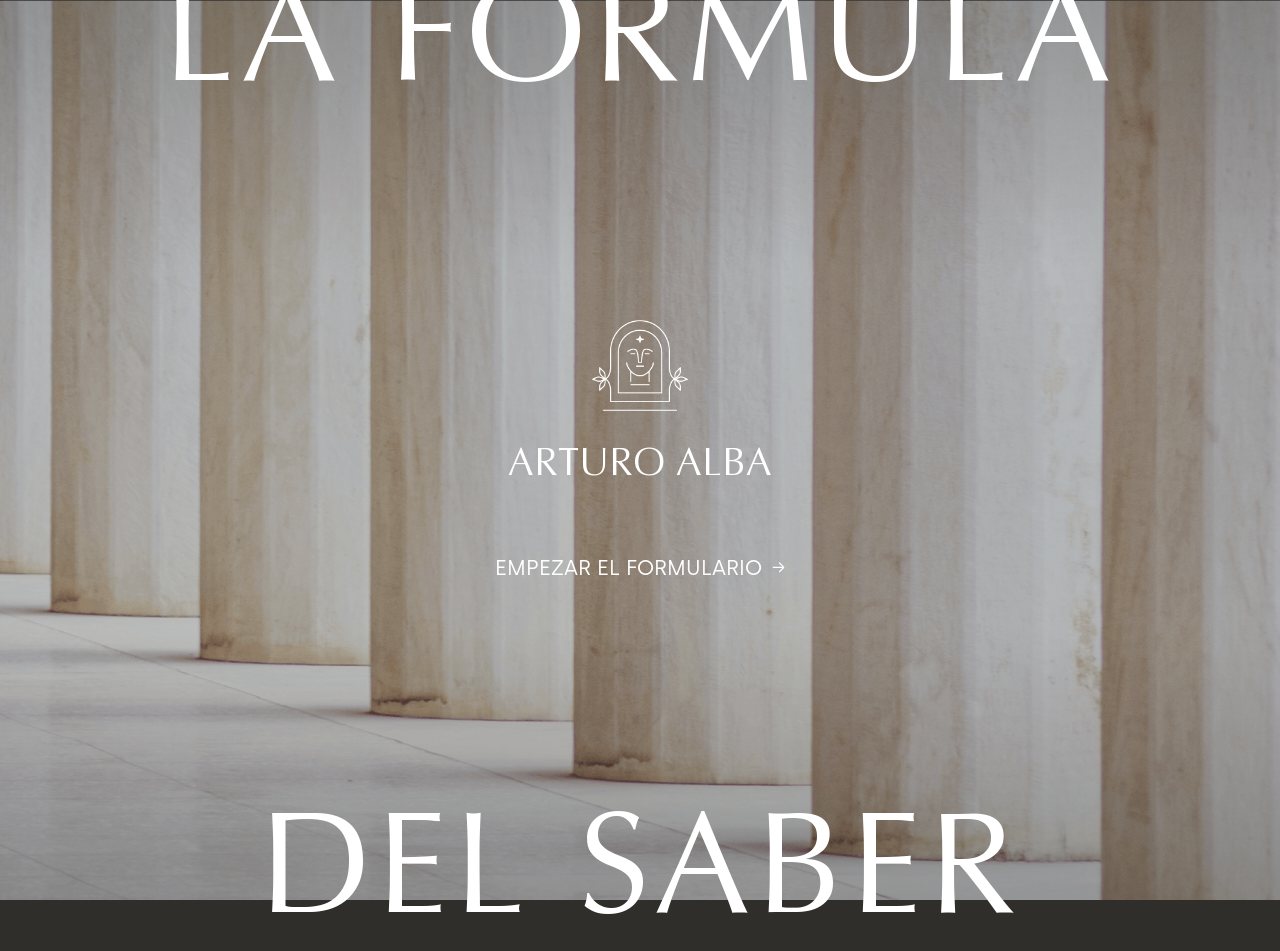
<file: index.html>
<!DOCTYPE html>
<html lang="es">
<head>
    <meta charset="UTF-8">
    <meta name="viewport" content="width=device-width, initial-scale=1.0">
    <title>La Fórmula del Saber — Arturo Alba</title>
    <link rel="icon" href="assets/images/favicon.png">
    <link rel="stylesheet" href="css/main.css">
</head>
<body class="landing">

<div class="landing__bg"></div>

<h1 class="sr-only">La Fórmula del Saber — Arturo Alba</h1>

<div class="landing__text landing__text--top" aria-hidden="true">LA FÓRMULA</div>

<div class="landing__center">
    <img src="assets/images/logotipo.png" class="landing__logo" alt="Arturo Alba">
    <p class="landing__brand">ARTURO ALBA</p>
    <a href="ciudad.html" class="landing__cta">
        <span>EMPEZAR EL FORMULARIO</span>
        <span class="landing__cta-arrow" aria-hidden="true">→</span>
    </a>
</div>

<div class="landing__text landing__text--bottom" aria-hidden="true">DEL SABER</div>

</body>
</html>
</file>
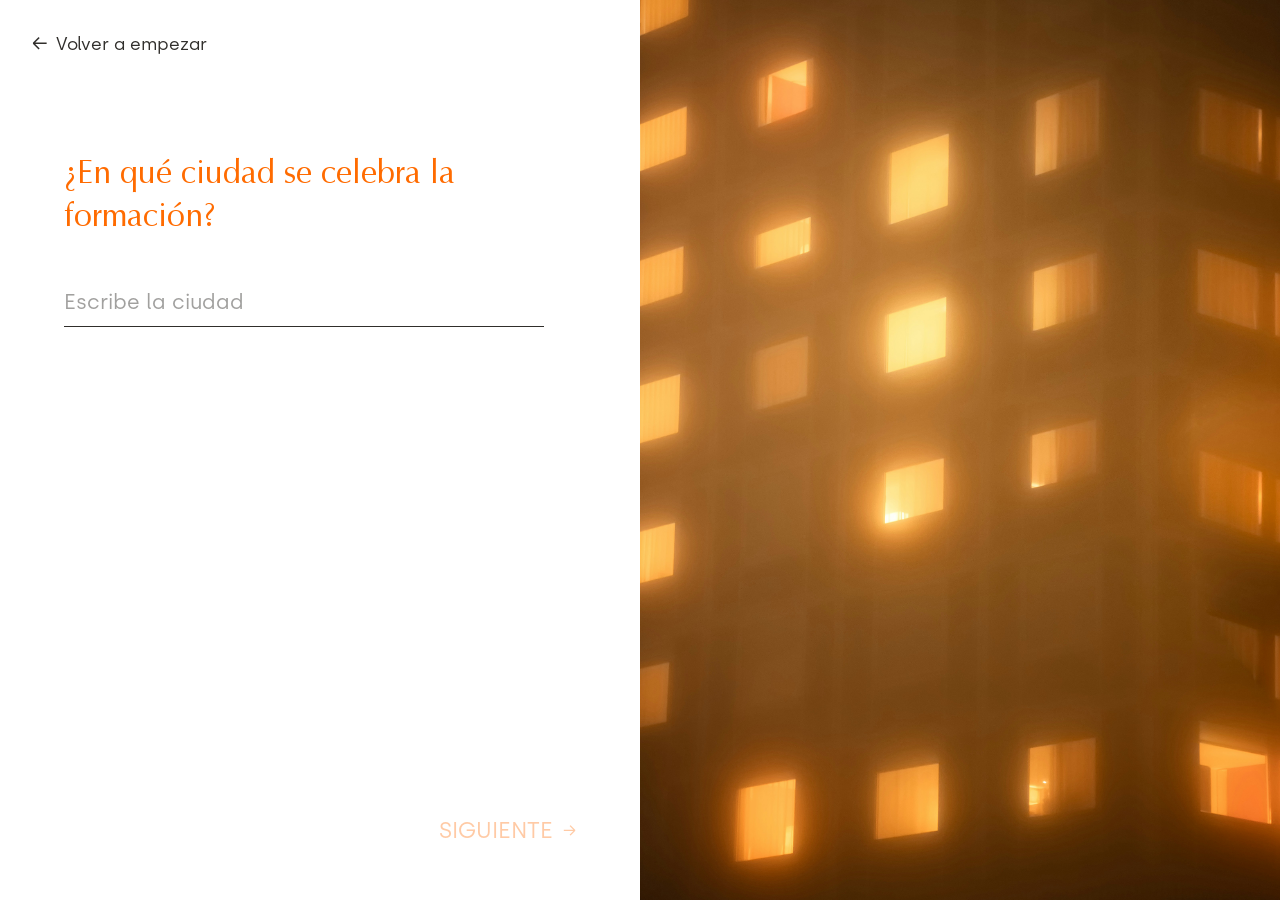
<file: ciudad.html>
<!DOCTYPE html>
<html lang="es">
<head>
    <meta charset="UTF-8">
    <meta name="viewport" content="width=device-width, initial-scale=1.0">
    <title>Ciudad — La Fórmula del Saber | Arturo Alba</title>
    <link rel="icon" href="assets/images/favicon.png">
    <link rel="stylesheet" href="css/main.css">
    <style>
        /* Campo de texto de la ciudad */
        .quiz__input {
            display: block;
            width: 100%;
            max-width: 30rem;
            background: none;
            border: none;
            border-bottom: 1px solid #302e2b;
            border-radius: 0;
            padding: 0.5rem 0;
            font-family: "Silka", sans-serif;
            font-size: 1.3rem;
            line-height: 1.5;
            color: #302e2b;
            margin: 0;
        }
        .quiz__input::placeholder { color: #302e2b; opacity: 0.45; }
        .quiz__input:focus { outline: none; border-bottom-color: var(--accent, #ff6b00); }
        .quiz__visual-image[hidden] { display: none; }
    </style>
</head>
<body class="quiz quiz--ciudad" data-question="ciudad">

<a href="index.html" class="quiz__restart">
    <span class="quiz__restart-arrow" aria-hidden="true">&#8592;</span>
    <span>Volver a empezar</span>
</a>

<main class="quiz__panel quiz__panel--question">
    <div class="quiz__content">
        <h1 class="quiz__question">&#191;En qu&#233; ciudad se celebra la formaci&#243;n?</h1>

        <label class="sr-only" for="ciudad">Ciudad</label>
        <input type="text" id="ciudad" class="quiz__input" maxlength="80" autocomplete="off" placeholder="Escribe la ciudad">
    </div>

    <a href="farmacia.html" class="quiz__next" id="nextBtn" aria-disabled="true">
        <span>SIGUIENTE</span>
        <span class="quiz__next-arrow" aria-hidden="true">&#8594;</span>
    </a>
</main>

<div class="quiz__panel quiz__panel--visual">
    <img
            src="assets/images/test-0-ciudad.png"
            alt=""
            class="quiz__visual-image"
            onerror="this.hidden=true">
</div>

<script>
(function () {
    "use strict";
    var input = document.getElementById("ciudad");
    var nextBtn = document.getElementById("nextBtn");

    /* Nuevo intento: se borra la ciudad anterior y la marca de envío */
    try {
        sessionStorage.removeItem("respuestas-enviadas");
    } catch (e) {}

    try {
        var previa = sessionStorage.getItem("ciudad");
        if (previa) input.value = previa;
    } catch (e) {}

    function actualizar() {
        var texto = input.value.trim();
        var valida = texto.length >= 2;
        try { sessionStorage.setItem("ciudad", texto); } catch (e) {}
        nextBtn.classList.toggle("is-active", valida);
        if (valida) nextBtn.removeAttribute("aria-disabled");
        else nextBtn.setAttribute("aria-disabled", "true");
    }

    input.addEventListener("input", actualizar);
    input.addEventListener("keydown", function (e) {
        if (e.key === "Enter" && nextBtn.classList.contains("is-active")) {
            window.location.href = nextBtn.getAttribute("href");
        }
    });
    nextBtn.addEventListener("click", function (e) {
        if (!nextBtn.classList.contains("is-active")) e.preventDefault();
    });

    actualizar();
})();
</script>
</body>
</html>
</file>
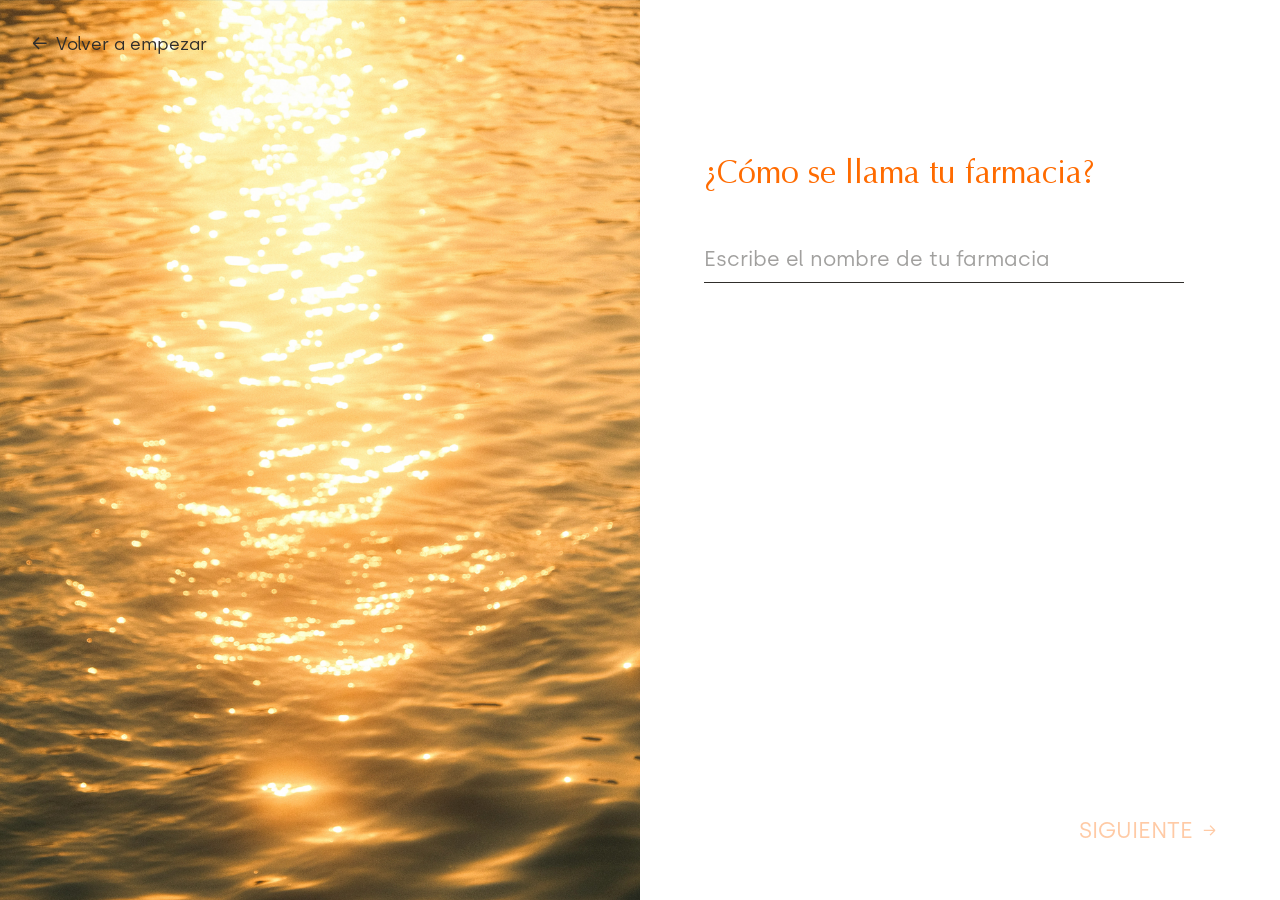
<file: farmacia.html>
<!DOCTYPE html>
<html lang="es">
<head>
    <meta charset="UTF-8">
    <meta name="viewport" content="width=device-width, initial-scale=1.0">
    <title>Farmacia — La Fórmula del Saber | Arturo Alba</title>
    <link rel="icon" href="assets/images/favicon.png">
    <link rel="stylesheet" href="css/main.css">
    <style>
        /* Campo de texto de la ciudad */
        .quiz__input {
            display: block;
            width: 100%;
            max-width: 30rem;
            background: none;
            border: none;
            border-bottom: 1px solid #302e2b;
            border-radius: 0;
            padding: 0.5rem 0;
            font-family: "Silka", sans-serif;
            font-size: 1.3rem;
            line-height: 1.5;
            color: #302e2b;
            margin: 0;
        }
        .quiz__input::placeholder { color: #302e2b; opacity: 0.45; }
        .quiz__input:focus { outline: none; border-bottom-color: var(--accent, #ff6b00); }
        .quiz__visual-image[hidden] { display: none; }
    </style>
</head>
<body class="quiz quiz--farmacia" data-question="farmacia">

<a href="index.html" class="quiz__restart">
    <span class="quiz__restart-arrow" aria-hidden="true">&#8592;</span>
    <span>Volver a empezar</span>
</a>

<div class="quiz__panel quiz__panel--visual">
    <img
            src="assets/images/test-0b-farmacia.png"
            alt=""
            class="quiz__visual-image"
            onerror="this.hidden=true">
</div>

<main class="quiz__panel quiz__panel--question">
    <div class="quiz__content">
        <h1 class="quiz__question">&#191;C&#243;mo se llama tu farmacia?</h1>

        <label class="sr-only" for="farmacia">Farmacia</label>
        <input type="text" id="farmacia" class="quiz__input" maxlength="80" autocomplete="off" placeholder="Escribe el nombre de tu farmacia">
    </div>

    <a href="test-1.html" class="quiz__next" id="nextBtn" aria-disabled="true">
        <span>SIGUIENTE</span>
        <span class="quiz__next-arrow" aria-hidden="true">&#8594;</span>
    </a>
</main>

<script>
(function () {
    "use strict";
    var input = document.getElementById("farmacia");
    var nextBtn = document.getElementById("nextBtn");

    try {
        var previa = sessionStorage.getItem("farmacia");
        if (previa) input.value = previa;
    } catch (e) {}

    function actualizar() {
        var texto = input.value.trim();
        var valida = texto.length >= 2;
        try { sessionStorage.setItem("farmacia", texto); } catch (e) {}
        nextBtn.classList.toggle("is-active", valida);
        if (valida) nextBtn.removeAttribute("aria-disabled");
        else nextBtn.setAttribute("aria-disabled", "true");
    }

    input.addEventListener("input", actualizar);
    input.addEventListener("keydown", function (e) {
        if (e.key === "Enter" && nextBtn.classList.contains("is-active")) {
            window.location.href = nextBtn.getAttribute("href");
        }
    });
    nextBtn.addEventListener("click", function (e) {
        if (!nextBtn.classList.contains("is-active")) e.preventDefault();
    });

    actualizar();
})();
</script>
</body>
</html>
</file>
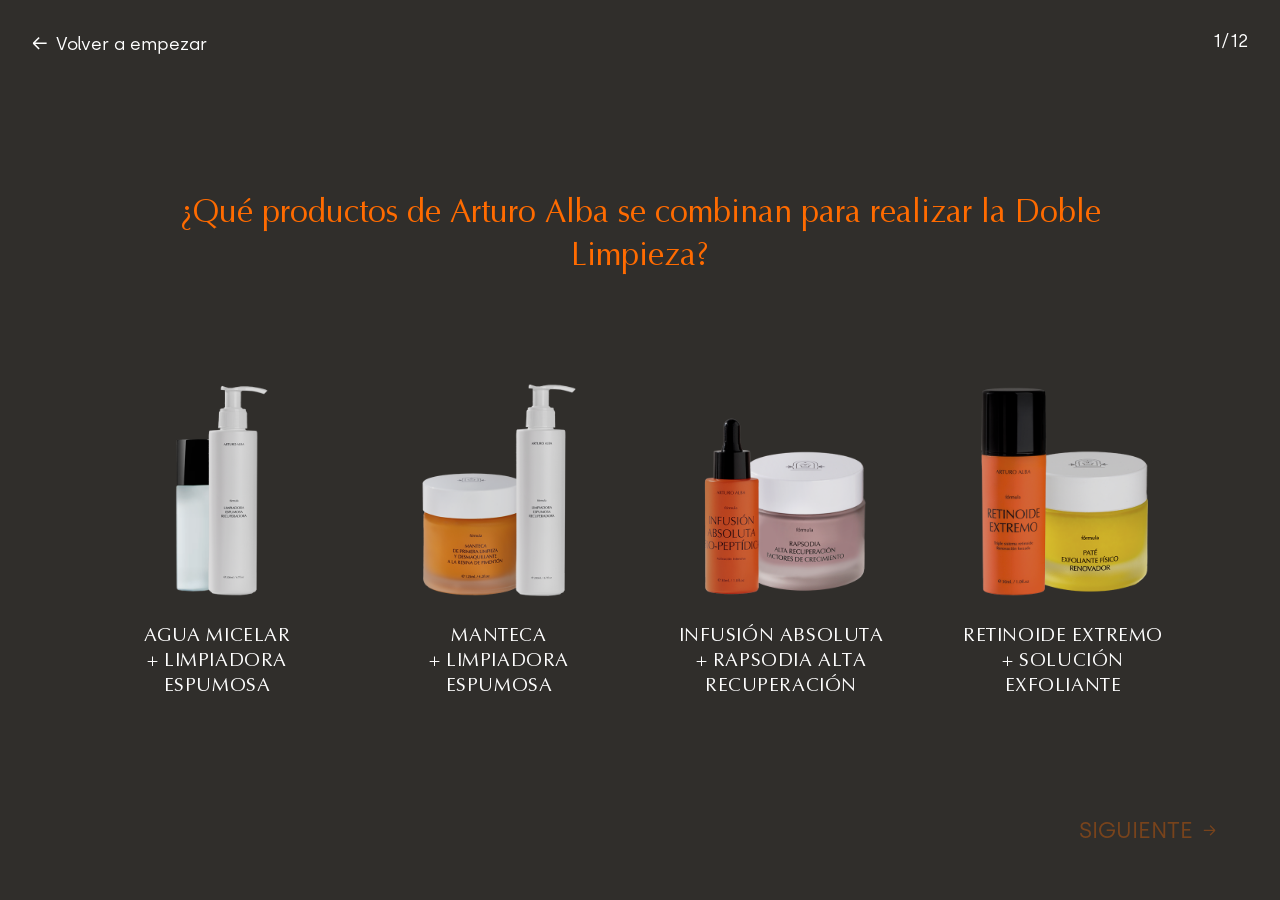
<file: test-1.html>
<!DOCTYPE html>
<html lang="es">
<head>
    <meta charset="UTF-8">
    <meta name="viewport" content="width=device-width, initial-scale=1.0">
    <title>Pregunta 1 — La Fórmula del Saber | Arturo Alba</title>
    <link rel="icon" href="assets/images/favicon.png">
    <link rel="stylesheet" href="css/main.css">
</head>
<body class="quiz quiz--full quiz--q1" data-question="1">

<a href="index.html" class="quiz__restart">
    <span class="quiz__restart-arrow" aria-hidden="true">&#8592;</span>
    <span>Volver a empezar</span>
</a>

<main class="quiz__panel--full">
    <div class="quiz__full-inner">
        <h1 class="quiz__question quiz__question--center">&#191;Qu&#233; productos de Arturo Alba se combinan para realizar la Doble Limpieza?</h1>

        <ul class="quiz__image-options" role="listbox" aria-label="Opciones de respuesta">
            <li role="presentation">
                <button type="button" class="quiz__image-option quiz__answer" data-value="A" role="option" aria-selected="false">
                    <img src="assets/images/test-1-A.png" alt="Agua Micelar y Limpiadora Espumosa Recuperadora">
                    <span class="quiz__image-option-label">Agua Micelar<br>+ Limpiadora Espumosa</span>
                </button>
            </li>
            <li role="presentation">
                <button type="button" class="quiz__image-option quiz__answer" data-value="B" data-correct="true" role="option" aria-selected="false">
                    <img src="assets/images/test-1-B.png" alt="Manteca de Primera Limpieza y Limpiadora Espumosa Recuperadora">
                    <span class="quiz__image-option-label">Manteca<br>+ Limpiadora Espumosa</span>
                </button>
            </li>
            <li role="presentation">
                <button type="button" class="quiz__image-option quiz__answer" data-value="C" role="option" aria-selected="false">
                    <img src="assets/images/test-1-C.png" alt="Infusión Absoluta Exo-Peptídica y Rapsodia Alta Recuperación">
                    <span class="quiz__image-option-label">Infusi&#243;n Absoluta<br>+ Rapsodia Alta Recuperaci&#243;n</span>
                </button>
            </li>
            <li role="presentation">
                <button type="button" class="quiz__image-option quiz__answer" data-value="D" role="option" aria-selected="false">
                    <img src="assets/images/test-1-D.png" alt="Retinoide Extremo y Solución Química Exfoliante">
                    <span class="quiz__image-option-label">Retinoide Extremo<br>+ Soluci&#243;n Exfoliante</span>
                </button>
            </li>
        </ul>
    </div>

    <a href="test-2.html" class="quiz__next" id="nextBtn" aria-disabled="true">
        <span>SIGUIENTE</span>
        <span class="quiz__next-arrow" aria-hidden="true">&#8594;</span>
    </a>
</main>

<script src="js/quiz.js"></script>
</body>
</html>
</file>
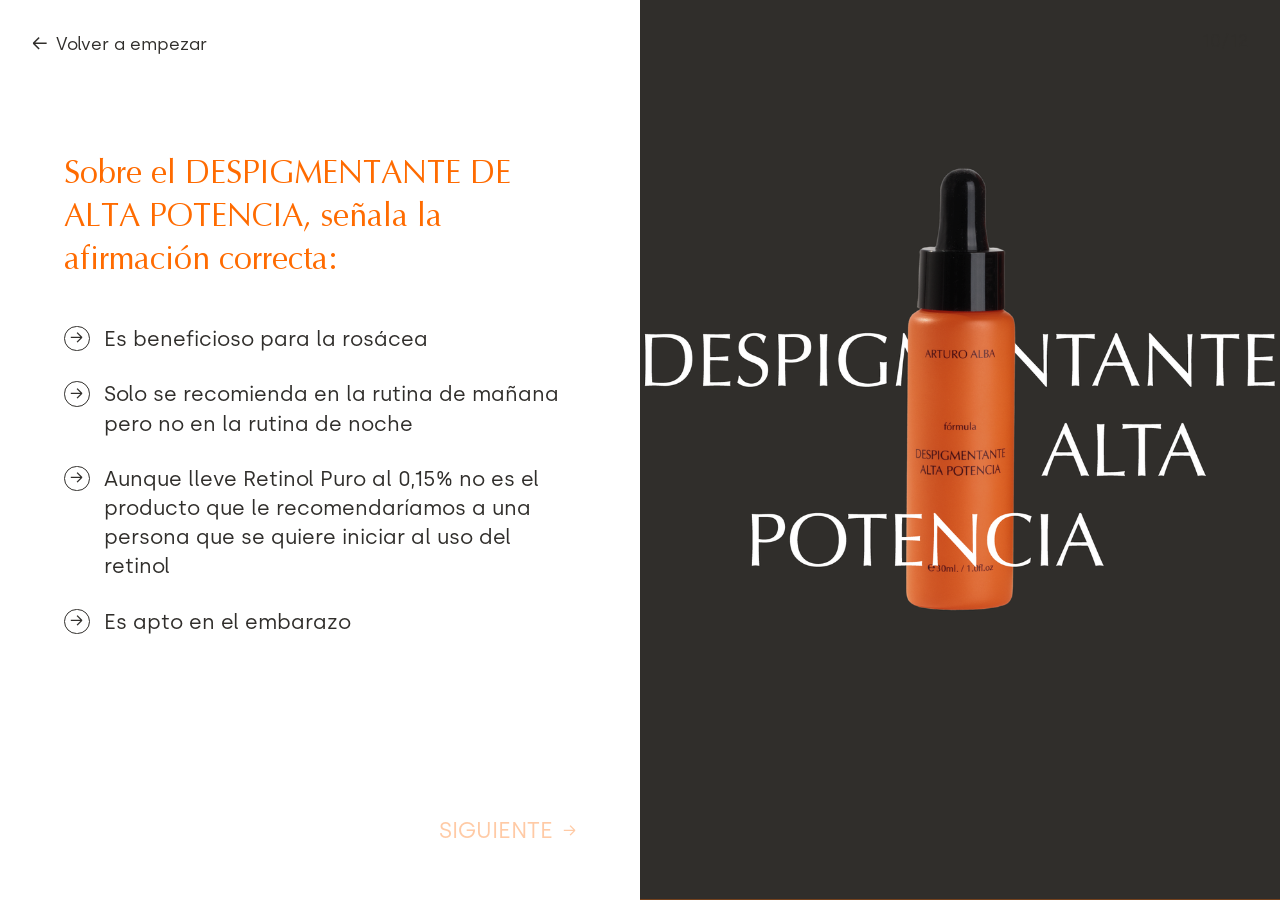
<file: test-10.html>
<!DOCTYPE html>
<html lang="es">
<head>
    <meta charset="UTF-8">
    <meta name="viewport" content="width=device-width, initial-scale=1.0">
    <title>Pregunta 10 — La Fórmula del Saber | Arturo Alba</title>
    <link rel="icon" href="assets/images/favicon.png">
    <link rel="stylesheet" href="css/main.css">
</head>
<body class="quiz quiz--q10" data-question="10">

<a href="index.html" class="quiz__restart">
    <span class="quiz__restart-arrow" aria-hidden="true">&#8592;</span>
    <span>Volver a empezar</span>
</a>

<main class="quiz__panel quiz__panel--question">
    <div class="quiz__content">
        <h1 class="quiz__question">Sobre el DESPIGMENTANTE DE ALTA POTENCIA, se&#241;ala la afirmaci&#243;n correcta:</h1>

        <ul class="quiz__options" role="listbox" aria-label="Opciones de respuesta">
            <li role="presentation">
                <button type="button" class="quiz__option" data-value="A" role="option" aria-selected="false">
                    <span class="quiz__option-icon" aria-hidden="true">&#8594;</span>
                    <span class="quiz__option-text">Es beneficioso para la ros&#225;cea</span>
                </button>
            </li>
            <li role="presentation">
                <button type="button" class="quiz__option" data-value="B" role="option" aria-selected="false">
                    <span class="quiz__option-icon" aria-hidden="true">&#8594;</span>
                    <span class="quiz__option-text">Solo se recomienda en la rutina de ma&#241;ana pero no en la rutina de noche</span>
                </button>
            </li>
            <li role="presentation">
                <button type="button" class="quiz__option" data-value="C" role="option" aria-selected="false">
                    <span class="quiz__option-icon" aria-hidden="true">&#8594;</span>
                    <span class="quiz__option-text">Aunque lleve Retinol Puro al 0,15% no es el producto que le recomendar&#237;amos a una persona que se quiere iniciar al uso del retinol</span>
                </button>
            </li>
            <li role="presentation">
                <button type="button" class="quiz__option" data-value="D" role="option" aria-selected="false">
                    <span class="quiz__option-icon" aria-hidden="true">&#8594;</span>
                    <span class="quiz__option-text">Es apto en el embarazo</span>
                </button>
            </li>
        </ul>
    </div>

    <a href="test-11.html" class="quiz__next" id="nextBtn" aria-disabled="true">
        <span>SIGUIENTE</span>
        <span class="quiz__next-arrow" aria-hidden="true">&#8594;</span>
    </a>
</main>

<div class="quiz__panel quiz__panel--visual">
    <img
            src="assets/images/test-10-despigmentante.png"
            alt="Despigmentante de Alta Potencia, Arturo Alba"
            class="quiz__visual-image">
</div>

<script src="js/quiz.js"></script>
</body>
</html>
</file>
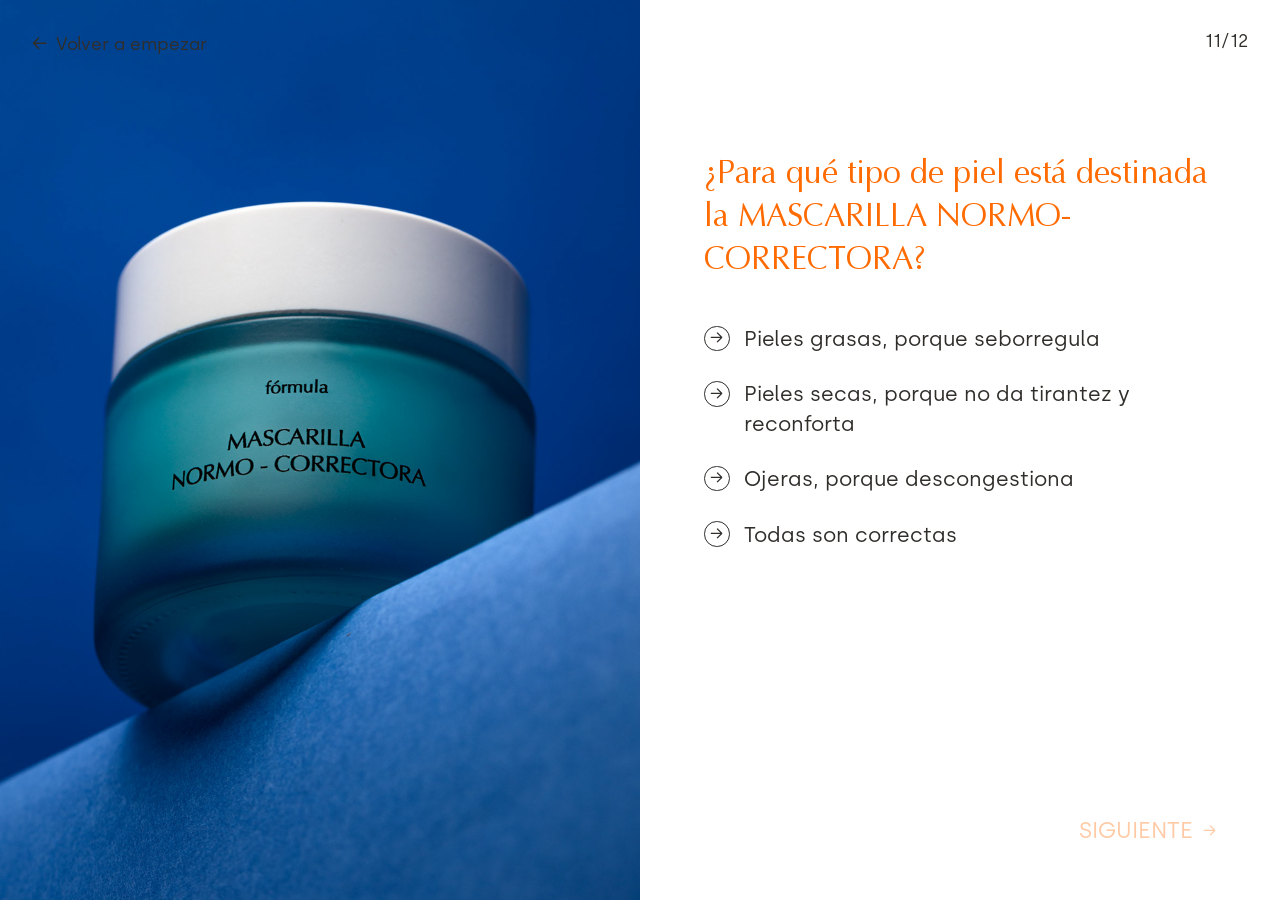
<file: test-11.html>
<!DOCTYPE html>
<html lang="es">
<head>
    <meta charset="UTF-8">
    <meta name="viewport" content="width=device-width, initial-scale=1.0">
    <title>Pregunta 11 — La Fórmula del Saber | Arturo Alba</title>
    <link rel="icon" href="assets/images/favicon.png">
    <link rel="stylesheet" href="css/main.css">
</head>
<body class="quiz quiz--q11" data-question="11">

<a href="index.html" class="quiz__restart">
    <span class="quiz__restart-arrow" aria-hidden="true">&#8592;</span>
    <span>Volver a empezar</span>
</a>

<div class="quiz__panel quiz__panel--visual">
    <img
            src="assets/images/test-11-normocorrectora.png"
            alt="Mascarilla Normo-Correctora, Arturo Alba"
            class="quiz__visual-image">
</div>

<main class="quiz__panel quiz__panel--question">
    <div class="quiz__content">
        <h1 class="quiz__question">&#191;Para qu&#233; tipo de piel est&#225; destinada la MASCARILLA NORMO-CORRECTORA?</h1>

        <ul class="quiz__options" role="listbox" aria-label="Opciones de respuesta">
            <li role="presentation">
                <button type="button" class="quiz__option" data-value="A" role="option" aria-selected="false">
                    <span class="quiz__option-icon" aria-hidden="true">&#8594;</span>
                    <span class="quiz__option-text">Pieles grasas, porque seborregula</span>
                </button>
            </li>
            <li role="presentation">
                <button type="button" class="quiz__option" data-value="B" role="option" aria-selected="false">
                    <span class="quiz__option-icon" aria-hidden="true">&#8594;</span>
                    <span class="quiz__option-text">Pieles secas, porque no da tirantez y reconforta</span>
                </button>
            </li>
            <li role="presentation">
                <button type="button" class="quiz__option" data-value="C" role="option" aria-selected="false">
                    <span class="quiz__option-icon" aria-hidden="true">&#8594;</span>
                    <span class="quiz__option-text">Ojeras, porque descongestiona</span>
                </button>
            </li>
            <li role="presentation">
                <button type="button" class="quiz__option" data-value="D" role="option" aria-selected="false">
                    <span class="quiz__option-icon" aria-hidden="true">&#8594;</span>
                    <span class="quiz__option-text">Todas son correctas</span>
                </button>
            </li>
        </ul>
    </div>

    <a href="test-12.html" class="quiz__next" id="nextBtn" aria-disabled="true">
        <span>SIGUIENTE</span>
        <span class="quiz__next-arrow" aria-hidden="true">&#8594;</span>
    </a>
</main>

<script src="js/quiz.js"></script>
</body>
</html>
</file>
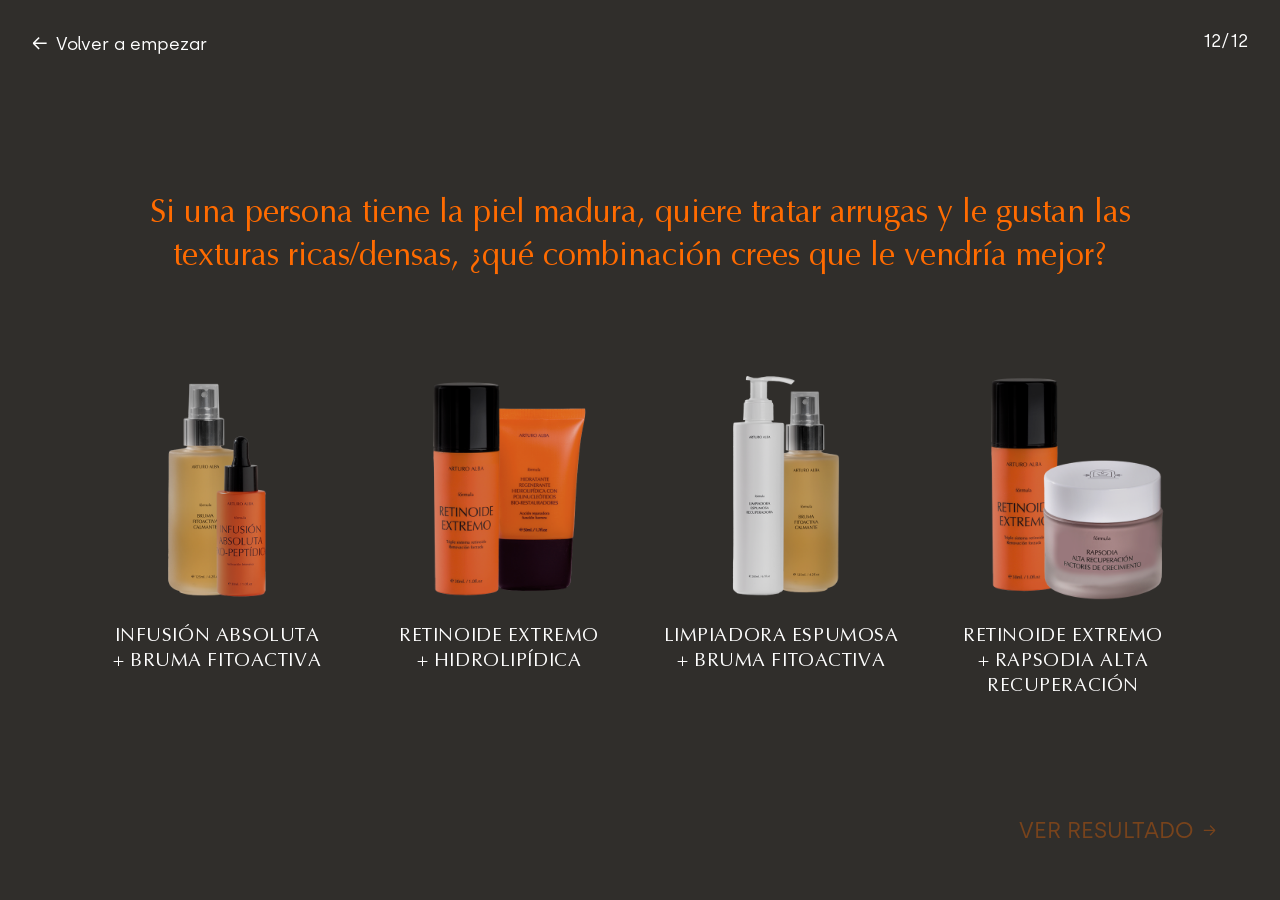
<file: test-12.html>
<!DOCTYPE html>
<html lang="es">
<head>
    <meta charset="UTF-8">
    <meta name="viewport" content="width=device-width, initial-scale=1.0">
    <title>Pregunta 12 — La Fórmula del Saber | Arturo Alba</title>
    <link rel="icon" href="assets/images/favicon.png">
    <link rel="stylesheet" href="css/main.css">
</head>
<body class="quiz quiz--full quiz--q12" data-question="12">

<a href="index.html" class="quiz__restart">
    <span class="quiz__restart-arrow" aria-hidden="true">&#8592;</span>
    <span>Volver a empezar</span>
</a>

<main class="quiz__panel--full">
    <div class="quiz__full-inner">
        <h1 class="quiz__question quiz__question--center">Si una persona tiene la piel madura, quiere tratar arrugas y le gustan las texturas ricas/densas, &#191;qu&#233; combinaci&#243;n crees que le vendr&#237;a mejor?</h1>

        <ul class="quiz__image-options" role="listbox" aria-label="Opciones de respuesta">
            <li role="presentation">
                <button type="button" class="quiz__image-option quiz__answer" data-value="A" role="option" aria-selected="false">
                    <img src="assets/images/test-12-A.png" alt="Infusión Absoluta y Bruma Fitoactiva Calmante">
                    <span class="quiz__image-option-label">Infusi&#243;n Absoluta<br>+ Bruma Fitoactiva</span>
                </button>
            </li>
            <li role="presentation">
                <button type="button" class="quiz__image-option quiz__answer" data-value="B" role="option" aria-selected="false">
                    <img src="assets/images/test-12-B.png" alt="Retinoide Extremo y Hidratante Regenerante Hidrolipídica">
                    <span class="quiz__image-option-label">Retinoide Extremo<br>+ Hidrolip&#237;dica</span>
                </button>
            </li>
            <li role="presentation">
                <button type="button" class="quiz__image-option quiz__answer" data-value="C" role="option" aria-selected="false">
                    <img src="assets/images/test-12-C.png" alt="Limpiadora Espumosa Recuperadora y Bruma Fitoactiva Calmante">
                    <span class="quiz__image-option-label">Limpiadora Espumosa<br>+ Bruma Fitoactiva</span>
                </button>
            </li>
            <li role="presentation">
                <button type="button" class="quiz__image-option quiz__answer" data-value="D" data-correct="true" role="option" aria-selected="false">
                    <img src="assets/images/test-12-D.png" alt="Retinoide Extremo y Rapsodia Alta Recuperación">
                    <span class="quiz__image-option-label">Retinoide Extremo<br>+ Rapsodia Alta Recuperaci&#243;n</span>
                </button>
            </li>
        </ul>
    </div>

    <a href="z-final.html" class="quiz__next" id="nextBtn" aria-disabled="true">
        <span>VER RESULTADO</span>
        <span class="quiz__next-arrow" aria-hidden="true">&#8594;</span>
    </a>
</main>

<script src="js/quiz.js"></script>
</body>
</html>
</file>
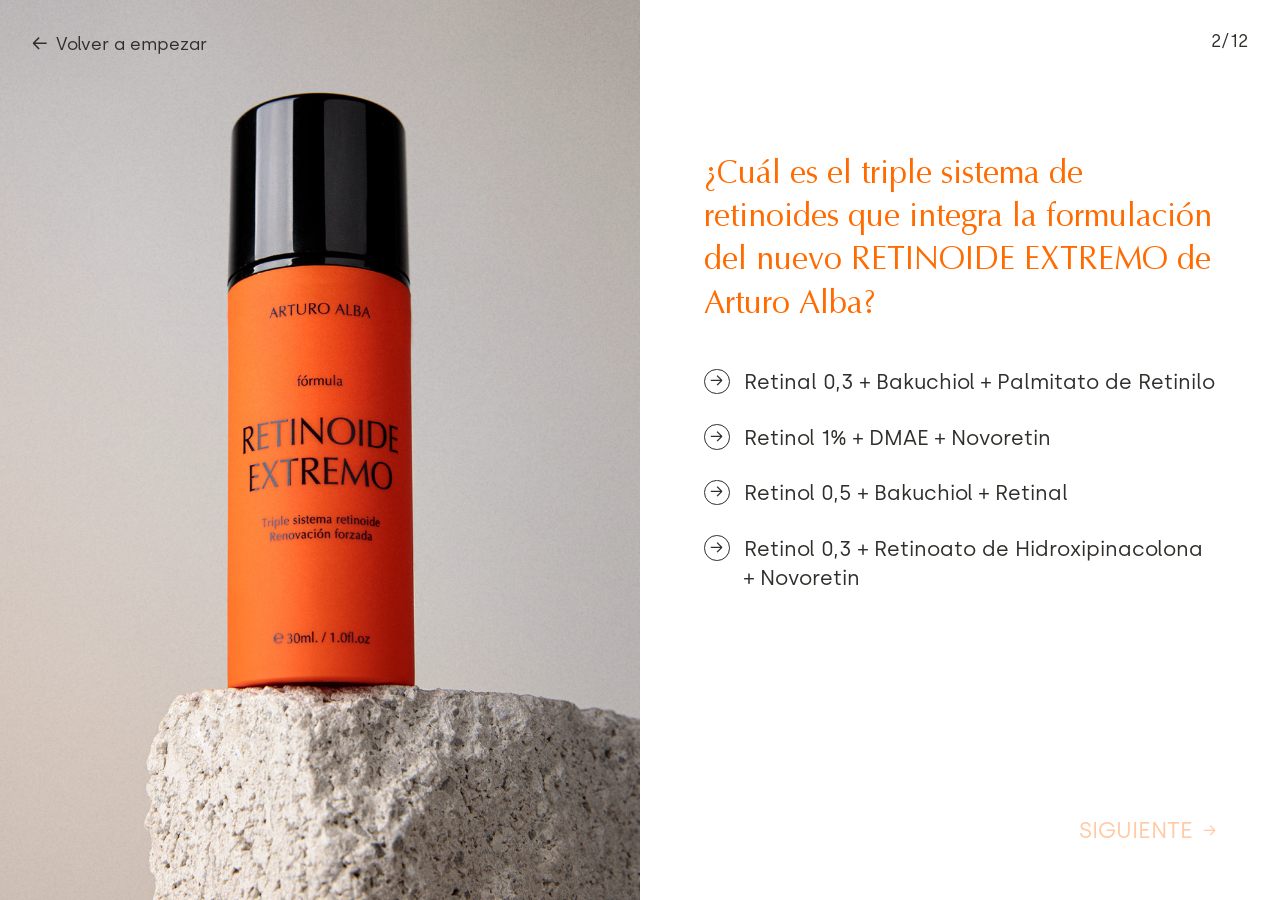
<file: test-2.html>
<!DOCTYPE html>
<html lang="es">
<head>
    <meta charset="UTF-8">
    <meta name="viewport" content="width=device-width, initial-scale=1.0">
    <title>Pregunta 2 — La Fórmula del Saber | Arturo Alba</title>
    <link rel="icon" href="assets/images/favicon.png">
    <link rel="stylesheet" href="css/main.css">
</head>
<body class="quiz quiz--q2" data-question="2">

<a href="index.html" class="quiz__restart">
    <span class="quiz__restart-arrow" aria-hidden="true">&#8592;</span>
    <span>Volver a empezar</span>
</a>

<div class="quiz__panel quiz__panel--visual">
    <img
            src="assets/images/test-2-retinoide.png"
            alt="Retinoide Extremo, Arturo Alba"
            class="quiz__visual-image">
</div>

<main class="quiz__panel quiz__panel--question">
    <div class="quiz__content">
        <h1 class="quiz__question">&#191;Cu&#225;l es el triple sistema de retinoides que integra la formulaci&#243;n del nuevo RETINOIDE EXTREMO de Arturo Alba?</h1>

        <ul class="quiz__options" role="listbox" aria-label="Opciones de respuesta">
            <li role="presentation">
                <button type="button" class="quiz__option" data-value="A" role="option" aria-selected="false">
                    <span class="quiz__option-icon" aria-hidden="true">&#8594;</span>
                    <span class="quiz__option-text">Retinal 0,3 + Bakuchiol + Palmitato de Retinilo</span>
                </button>
            </li>
            <li role="presentation">
                <button type="button" class="quiz__option" data-value="B" role="option" aria-selected="false">
                    <span class="quiz__option-icon" aria-hidden="true">&#8594;</span>
                    <span class="quiz__option-text">Retinol 1% + DMAE + Novoretin</span>
                </button>
            </li>
            <li role="presentation">
                <button type="button" class="quiz__option" data-value="C" role="option" aria-selected="false">
                    <span class="quiz__option-icon" aria-hidden="true">&#8594;</span>
                    <span class="quiz__option-text">Retinol 0,5 + Bakuchiol + Retinal</span>
                </button>
            </li>
            <li role="presentation">
                <button type="button" class="quiz__option" data-value="D" role="option" aria-selected="false">
                    <span class="quiz__option-icon" aria-hidden="true">&#8594;</span>
                    <span class="quiz__option-text">Retinol 0,3 + Retinoato de Hidroxipinacolona + Novoretin</span>
                </button>
            </li>
        </ul>
    </div>

    <a href="test-3.html" class="quiz__next" id="nextBtn" aria-disabled="true">
        <span>SIGUIENTE</span>
        <span class="quiz__next-arrow" aria-hidden="true">&#8594;</span>
    </a>
</main>

<script src="js/quiz.js"></script>
</body>
</html>
</file>
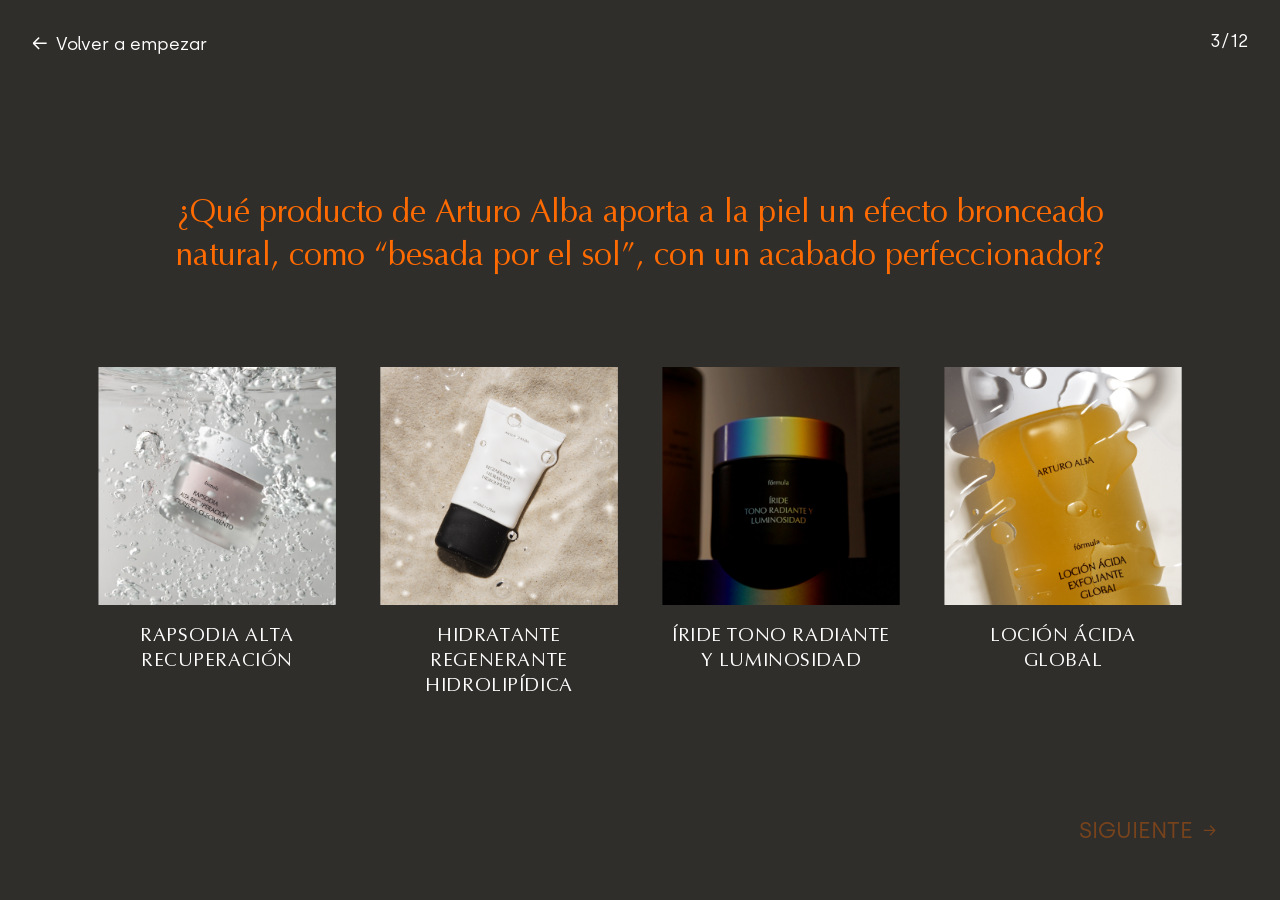
<file: test-3.html>
<!DOCTYPE html>
<html lang="es">
<head>
    <meta charset="UTF-8">
    <meta name="viewport" content="width=device-width, initial-scale=1.0">
    <title>Pregunta 3 — La Fórmula del Saber | Arturo Alba</title>
    <link rel="icon" href="assets/images/favicon.png">
    <link rel="stylesheet" href="css/main.css">
</head>
<body class="quiz quiz--full quiz--q3" data-question="3">

<a href="index.html" class="quiz__restart">
    <span class="quiz__restart-arrow" aria-hidden="true">&#8592;</span>
    <span>Volver a empezar</span>
</a>

<main class="quiz__panel--full">
    <div class="quiz__full-inner">
        <h1 class="quiz__question quiz__question--center">&#191;Qu&#233; producto de Arturo Alba aporta a la piel un efecto bronceado natural, como &ldquo;besada por el sol&rdquo;, con un acabado perfeccionador?</h1>

        <ul class="quiz__image-options" role="listbox" aria-label="Opciones de respuesta">
            <li role="presentation">
                <button type="button" class="quiz__image-option quiz__answer" data-value="A" role="option" aria-selected="false">
                    <img src="assets/images/test-3-rapsodia.png" alt="Rapsodia Alta Recuperaci&#243;n">
                    <span class="quiz__image-option-label">Rapsodia Alta<br>Recuperaci&#243;n</span>
                </button>
            </li>
            <li role="presentation">
                <button type="button" class="quiz__image-option quiz__answer" data-value="B" role="option" aria-selected="false">
                    <img src="assets/images/test-3-hidratante.png" alt="Hidratante Regenerante Hidrolip&#237;dica">
                    <span class="quiz__image-option-label">Hidratante Regenerante<br>Hidrolip&#237;dica</span>
                </button>
            </li>
            <li role="presentation">
                <button type="button" class="quiz__image-option quiz__answer" data-value="C" data-correct="true" role="option" aria-selected="false">
                    <img src="assets/images/test-3-iride.png" alt="&#205;ride Tono Radiante y Luminosidad">
                    <span class="quiz__image-option-label">&#205;ride Tono Radiante<br>y Luminosidad</span>
                </button>
            </li>
            <li role="presentation">
                <button type="button" class="quiz__image-option quiz__answer" data-value="D" role="option" aria-selected="false">
                    <img src="assets/images/test-3-locion.png" alt="Loci&#243;n &#193;cida Global">
                    <span class="quiz__image-option-label">Loci&#243;n &#193;cida<br>Global</span>
                </button>
            </li>
        </ul>
    </div>

    <a href="test-4.html" class="quiz__next" id="nextBtn" aria-disabled="true">
        <span>SIGUIENTE</span>
        <span class="quiz__next-arrow" aria-hidden="true">&#8594;</span>
    </a>
</main>

<script src="js/quiz.js"></script>
</body>
</html>
</file>
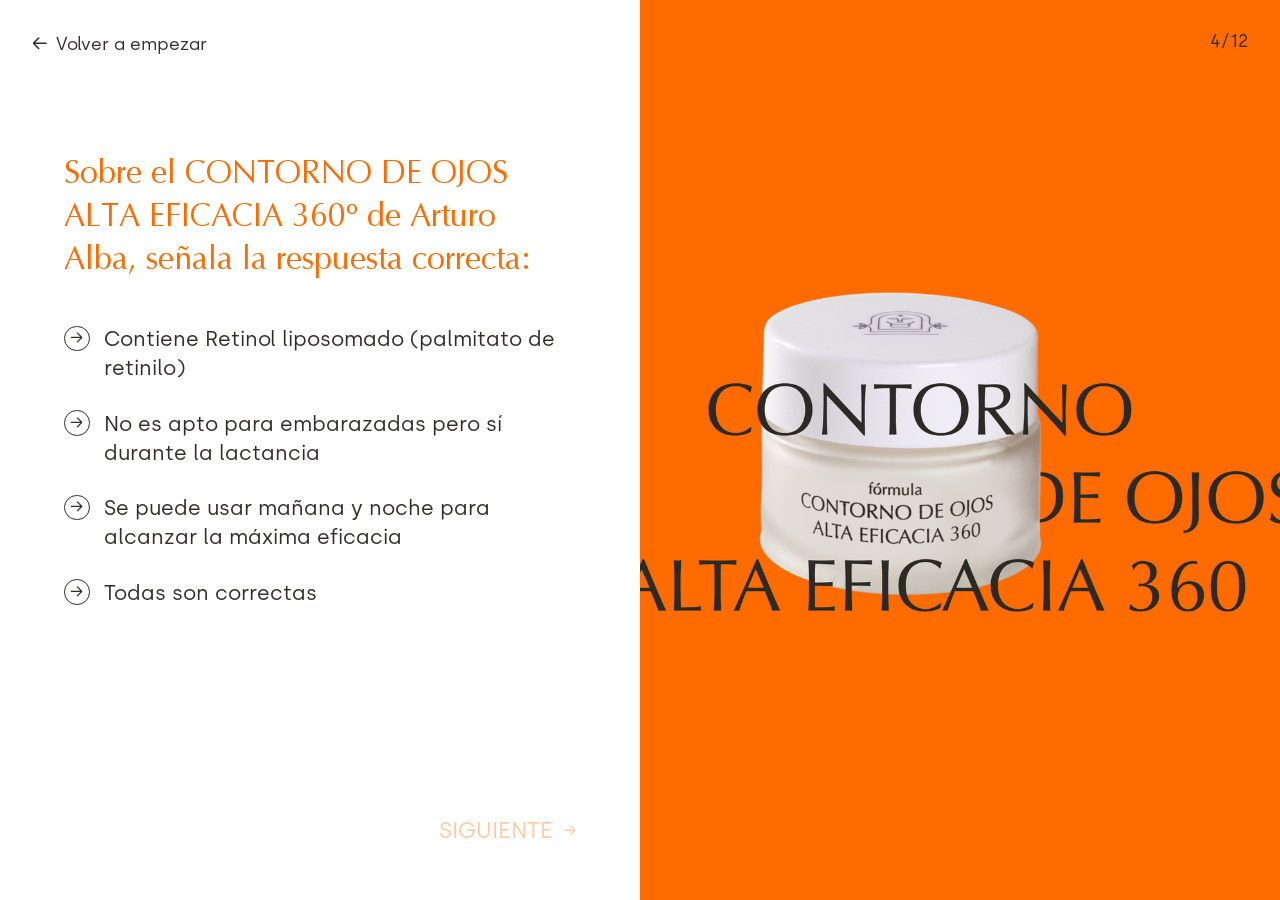
<file: test-4.html>
<!DOCTYPE html>
<html lang="es">
<head>
    <meta charset="UTF-8">
    <meta name="viewport" content="width=device-width, initial-scale=1.0">
    <title>Pregunta 4 — La Fórmula del Saber | Arturo Alba</title>
    <link rel="icon" href="assets/images/favicon.png">
    <link rel="stylesheet" href="css/main.css">
</head>
<body class="quiz quiz--q4" data-question="4">

<a href="index.html" class="quiz__restart">
    <span class="quiz__restart-arrow" aria-hidden="true">&#8592;</span>
    <span>Volver a empezar</span>
</a>

<main class="quiz__panel quiz__panel--question">
    <div class="quiz__content">
        <h1 class="quiz__question">Sobre el CONTORNO DE OJOS ALTA EFICACIA 360&#186; de Arturo Alba, se&#241;ala la respuesta correcta:</h1>

        <ul class="quiz__options" role="listbox" aria-label="Opciones de respuesta">
            <li role="presentation">
                <button type="button" class="quiz__option" data-value="A" role="option" aria-selected="false">
                    <span class="quiz__option-icon" aria-hidden="true">&#8594;</span>
                    <span class="quiz__option-text">Contiene Retinol liposomado (palmitato de retinilo)</span>
                </button>
            </li>
            <li role="presentation">
                <button type="button" class="quiz__option" data-value="B" role="option" aria-selected="false">
                    <span class="quiz__option-icon" aria-hidden="true">&#8594;</span>
                    <span class="quiz__option-text">No es apto para embarazadas pero s&#237; durante la lactancia</span>
                </button>
            </li>
            <li role="presentation">
                <button type="button" class="quiz__option" data-value="C" role="option" aria-selected="false">
                    <span class="quiz__option-icon" aria-hidden="true">&#8594;</span>
                    <span class="quiz__option-text">Se puede usar ma&#241;ana y noche para alcanzar la m&#225;xima eficacia</span>
                </button>
            </li>
            <li role="presentation">
                <button type="button" class="quiz__option" data-value="D" role="option" aria-selected="false">
                    <span class="quiz__option-icon" aria-hidden="true">&#8594;</span>
                    <span class="quiz__option-text">Todas son correctas</span>
                </button>
            </li>
        </ul>
    </div>

    <a href="test-5.html" class="quiz__next" id="nextBtn" aria-disabled="true">
        <span>SIGUIENTE</span>
        <span class="quiz__next-arrow" aria-hidden="true">&#8594;</span>
    </a>
</main>

<div class="quiz__panel quiz__panel--visual">
    <img
            src="assets/images/test-4-contorno.png"
            alt="Contorno de Ojos Alta Eficacia 360, Arturo Alba"
            class="quiz__visual-image">
</div>

<script src="js/quiz.js"></script>
</body>
</html>
</file>
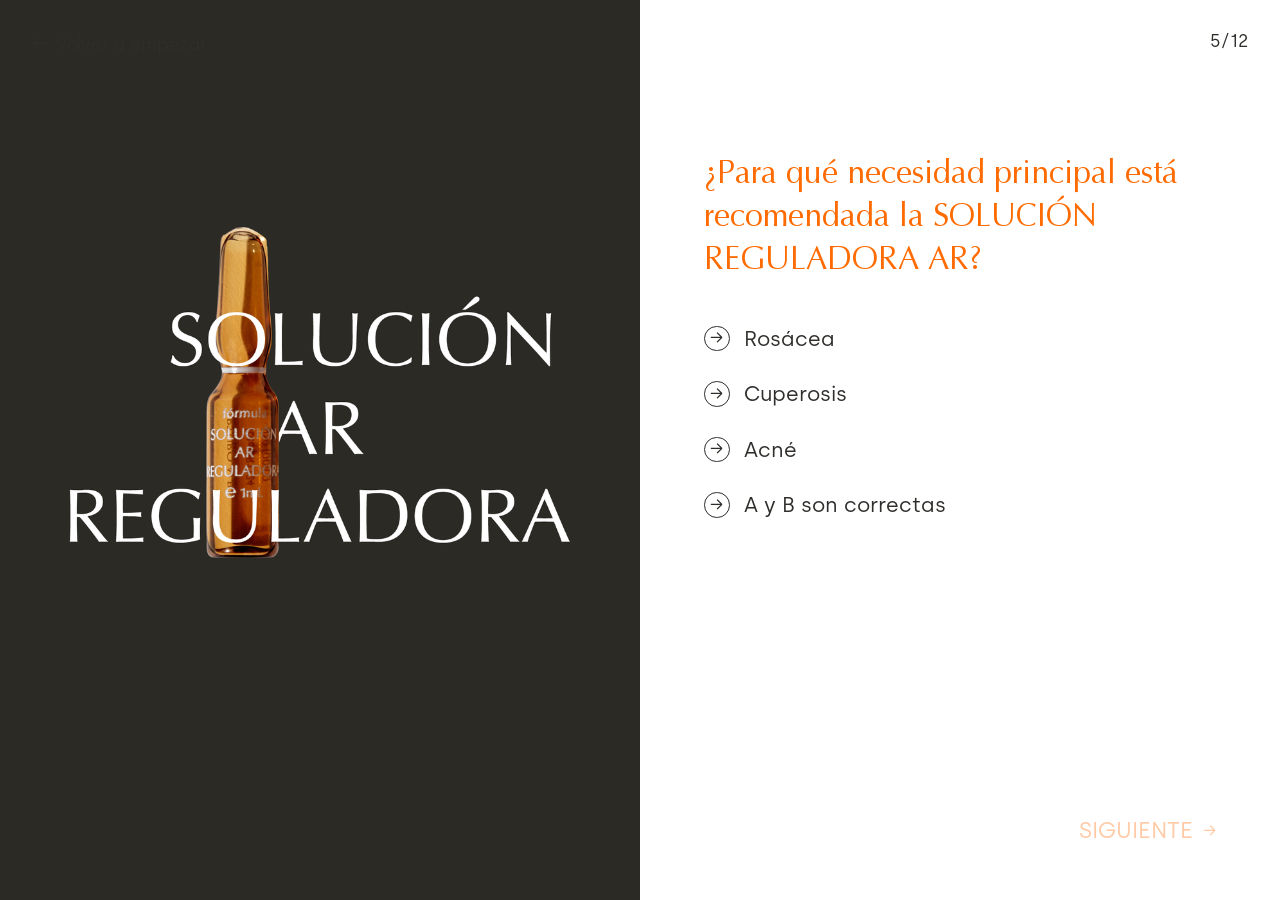
<file: test-5.html>
<!DOCTYPE html>
<html lang="es">
<head>
    <meta charset="UTF-8">
    <meta name="viewport" content="width=device-width, initial-scale=1.0">
    <title>Pregunta 5 — La Fórmula del Saber | Arturo Alba</title>
    <link rel="icon" href="assets/images/favicon.png">
    <link rel="stylesheet" href="css/main.css">
</head>
<body class="quiz quiz--q5" data-question="5">

<a href="index.html" class="quiz__restart">
    <span class="quiz__restart-arrow" aria-hidden="true">&#8592;</span>
    <span>Volver a empezar</span>
</a>

<div class="quiz__panel quiz__panel--visual">
    <img
            src="assets/images/test-5-solucion-ar.png"
            alt="Solución Reguladora AR, Arturo Alba"
            class="quiz__visual-image">
</div>

<main class="quiz__panel quiz__panel--question">
    <div class="quiz__content">
        <h1 class="quiz__question">&#191;Para qu&#233; necesidad principal est&#225; recomendada la SOLUCI&#211;N REGULADORA AR?</h1>

        <ul class="quiz__options" role="listbox" aria-label="Opciones de respuesta">
            <li role="presentation">
                <button type="button" class="quiz__option" data-value="A" role="option" aria-selected="false">
                    <span class="quiz__option-icon" aria-hidden="true">&#8594;</span>
                    <span class="quiz__option-text">Ros&#225;cea</span>
                </button>
            </li>
            <li role="presentation">
                <button type="button" class="quiz__option" data-value="B" role="option" aria-selected="false">
                    <span class="quiz__option-icon" aria-hidden="true">&#8594;</span>
                    <span class="quiz__option-text">Cuperosis</span>
                </button>
            </li>
            <li role="presentation">
                <button type="button" class="quiz__option" data-value="C" role="option" aria-selected="false">
                    <span class="quiz__option-icon" aria-hidden="true">&#8594;</span>
                    <span class="quiz__option-text">Acn&#233;</span>
                </button>
            </li>
            <li role="presentation">
                <button type="button" class="quiz__option" data-value="D" role="option" aria-selected="false">
                    <span class="quiz__option-icon" aria-hidden="true">&#8594;</span>
                    <span class="quiz__option-text">A y B son correctas</span>
                </button>
            </li>
        </ul>
    </div>

    <a href="test-6.html" class="quiz__next" id="nextBtn" aria-disabled="true">
        <span>SIGUIENTE</span>
        <span class="quiz__next-arrow" aria-hidden="true">&#8594;</span>
    </a>
</main>

<script src="js/quiz.js"></script>
</body>
</html>
</file>
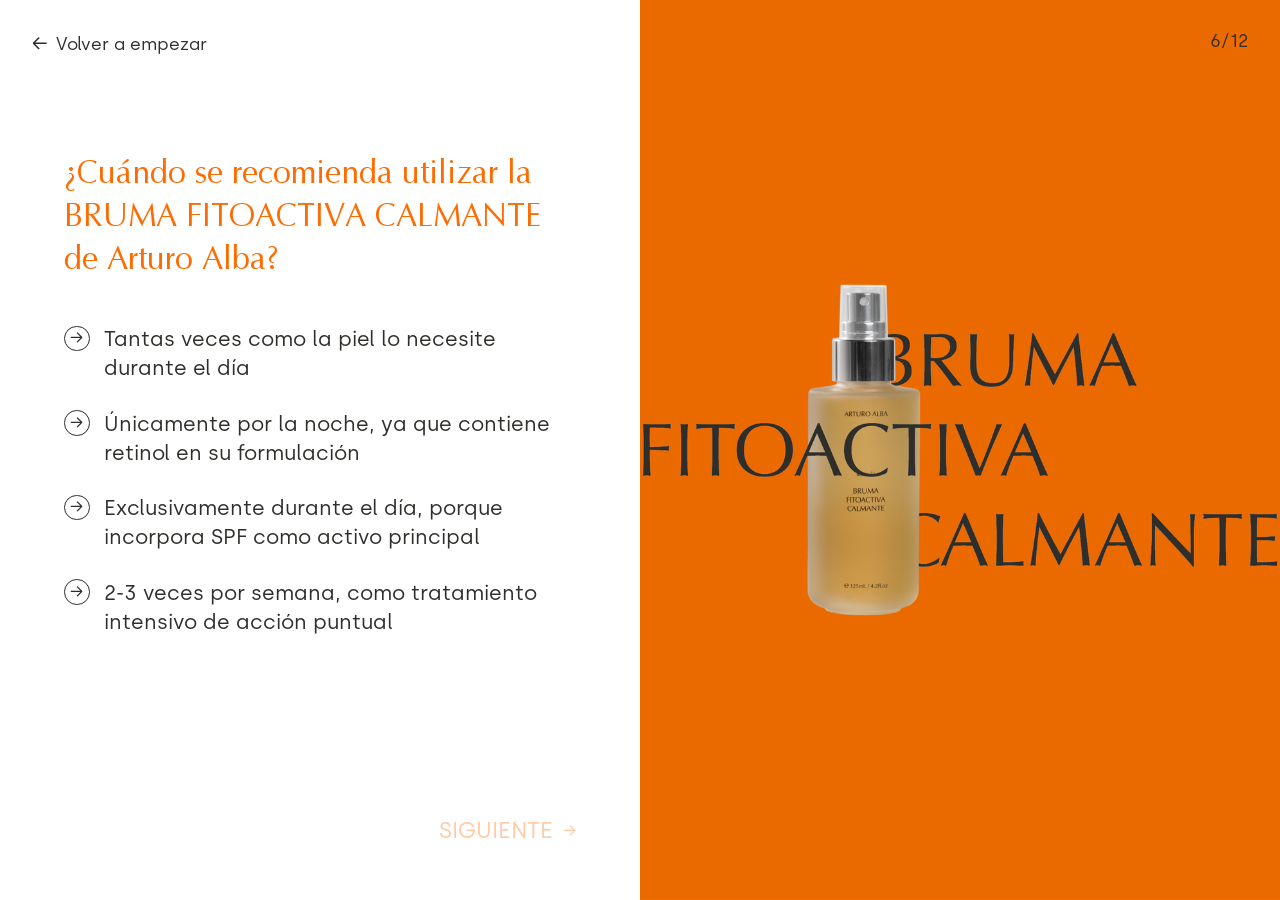
<file: test-6.html>
<!DOCTYPE html>
<html lang="es">
<head>
    <meta charset="UTF-8">
    <meta name="viewport" content="width=device-width, initial-scale=1.0">
    <title>Pregunta 6 — La Fórmula del Saber | Arturo Alba</title>
    <link rel="icon" href="assets/images/favicon.png">
    <link rel="stylesheet" href="css/main.css">
</head>
<body class="quiz quiz--q6" data-question="6">

<a href="index.html" class="quiz__restart">
    <span class="quiz__restart-arrow" aria-hidden="true">&#8592;</span>
    <span>Volver a empezar</span>
</a>

<main class="quiz__panel quiz__panel--question">
    <div class="quiz__content">
        <h1 class="quiz__question">&#191;Cu&#225;ndo se recomienda utilizar la BRUMA FITOACTIVA CALMANTE de Arturo Alba?</h1>

        <ul class="quiz__options" role="listbox" aria-label="Opciones de respuesta">
            <li role="presentation">
                <button type="button" class="quiz__option" data-value="A" role="option" aria-selected="false">
                    <span class="quiz__option-icon" aria-hidden="true">&#8594;</span>
                    <span class="quiz__option-text">Tantas veces como la piel lo necesite durante el d&#237;a</span>
                </button>
            </li>
            <li role="presentation">
                <button type="button" class="quiz__option" data-value="B" role="option" aria-selected="false">
                    <span class="quiz__option-icon" aria-hidden="true">&#8594;</span>
                    <span class="quiz__option-text">&#218;nicamente por la noche, ya que contiene retinol en su formulaci&#243;n</span>
                </button>
            </li>
            <li role="presentation">
                <button type="button" class="quiz__option" data-value="C" role="option" aria-selected="false">
                    <span class="quiz__option-icon" aria-hidden="true">&#8594;</span>
                    <span class="quiz__option-text">Exclusivamente durante el d&#237;a, porque incorpora SPF como activo principal</span>
                </button>
            </li>
            <li role="presentation">
                <button type="button" class="quiz__option" data-value="D" role="option" aria-selected="false">
                    <span class="quiz__option-icon" aria-hidden="true">&#8594;</span>
                    <span class="quiz__option-text">2-3 veces por semana, como tratamiento intensivo de acci&#243;n puntual</span>
                </button>
            </li>
        </ul>
    </div>

    <a href="test-7.html" class="quiz__next" id="nextBtn" aria-disabled="true">
        <span>SIGUIENTE</span>
        <span class="quiz__next-arrow" aria-hidden="true">&#8594;</span>
    </a>
</main>

<div class="quiz__panel quiz__panel--visual">
    <img
            src="assets/images/test-6-bruma.png"
            alt="Bruma Fitoactiva Calmante, Arturo Alba"
            class="quiz__visual-image">
</div>

<script src="js/quiz.js"></script>
</body>
</html>
</file>
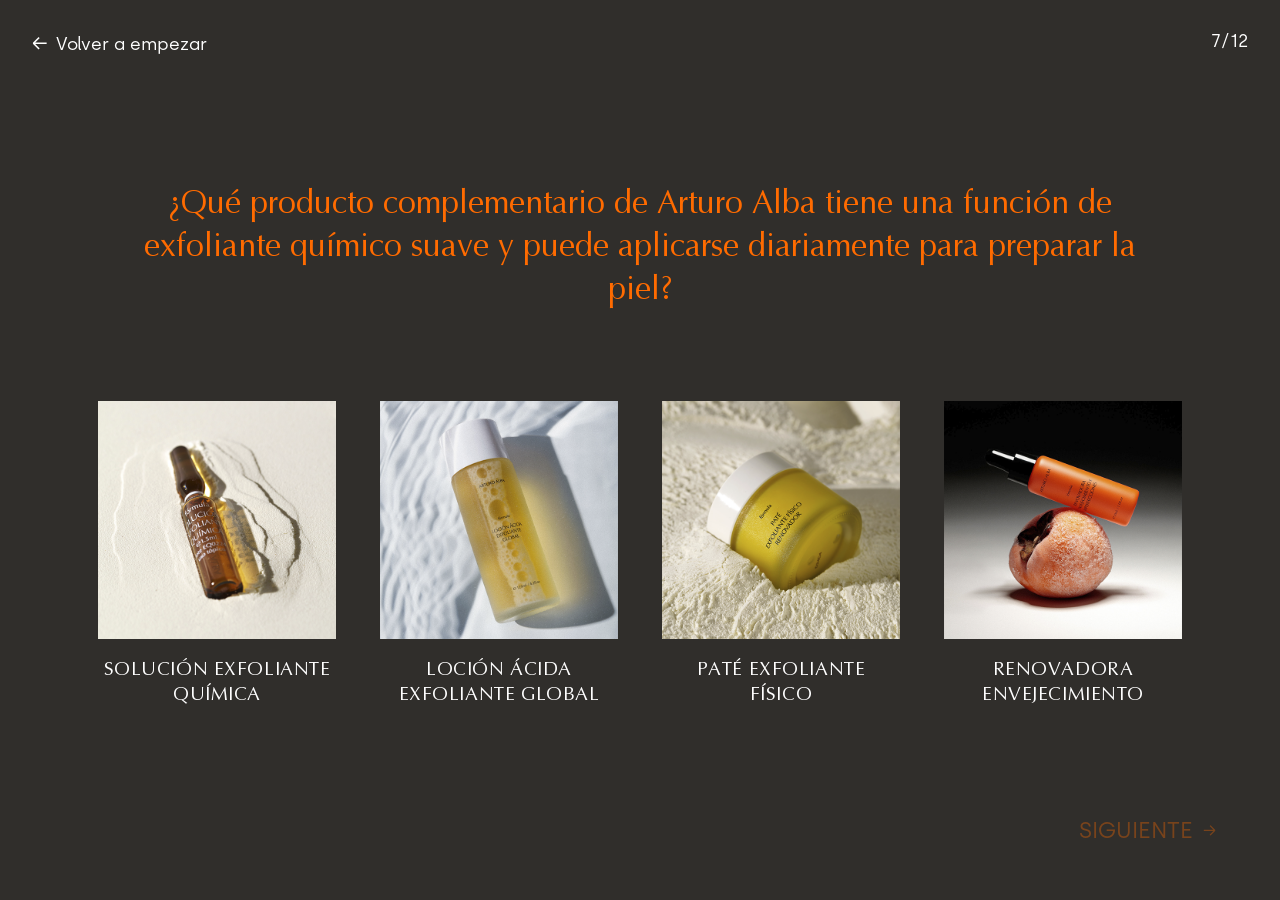
<file: test-7.html>
<!DOCTYPE html>
<html lang="es">
<head>
    <meta charset="UTF-8">
    <meta name="viewport" content="width=device-width, initial-scale=1.0">
    <title>Pregunta 7 — La Fórmula del Saber | Arturo Alba</title>
    <link rel="icon" href="assets/images/favicon.png">
    <link rel="stylesheet" href="css/main.css">
</head>
<body class="quiz quiz--full quiz--q7" data-question="7">

<a href="index.html" class="quiz__restart">
    <span class="quiz__restart-arrow" aria-hidden="true">&#8592;</span>
    <span>Volver a empezar</span>
</a>

<main class="quiz__panel--full">
    <div class="quiz__full-inner">
        <h1 class="quiz__question quiz__question--center">&#191;Qu&#233; producto complementario de Arturo Alba tiene una funci&#243;n de exfoliante qu&#237;mico suave y puede aplicarse diariamente para preparar la piel?</h1>

        <ul class="quiz__image-options" role="listbox" aria-label="Opciones de respuesta">
            <li role="presentation">
                <button type="button" class="quiz__image-option quiz__answer" data-value="A" role="option" aria-selected="false">
                    <img src="assets/images/test-7-exfoliante.png" alt="Soluci&#243;n Exfoliante Qu&#237;mica">
                    <span class="quiz__image-option-label">Soluci&#243;n Exfoliante<br>Qu&#237;mica</span>
                </button>
            </li>
            <li role="presentation">
                <button type="button" class="quiz__image-option quiz__answer" data-value="B" data-correct="true" role="option" aria-selected="false">
                    <img src="assets/images/test-7-locion.png" alt="Loci&#243;n &#193;cida Exfoliante Global">
                    <span class="quiz__image-option-label">Loci&#243;n &#193;cida<br>Exfoliante Global</span>
                </button>
            </li>
            <li role="presentation">
                <button type="button" class="quiz__image-option quiz__answer" data-value="C" role="option" aria-selected="false">
                    <img src="assets/images/test-7-pate.png" alt="Pat&#233; Exfoliante F&#237;sico">
                    <span class="quiz__image-option-label">Pat&#233; Exfoliante<br>F&#237;sico</span>
                </button>
            </li>
            <li role="presentation">
                <button type="button" class="quiz__image-option quiz__answer" data-value="D" role="option" aria-selected="false">
                    <img src="assets/images/test-7-renovadora.png" alt="Renovadora Envejecimiento">
                    <span class="quiz__image-option-label">Renovadora<br>Envejecimiento</span>
                </button>
            </li>
        </ul>
    </div>

    <a href="test-8.html" class="quiz__next" id="nextBtn" aria-disabled="true">
        <span>SIGUIENTE</span>
        <span class="quiz__next-arrow" aria-hidden="true">&#8594;</span>
    </a>
</main>

<script src="js/quiz.js"></script>
</body>
</html>
</file>
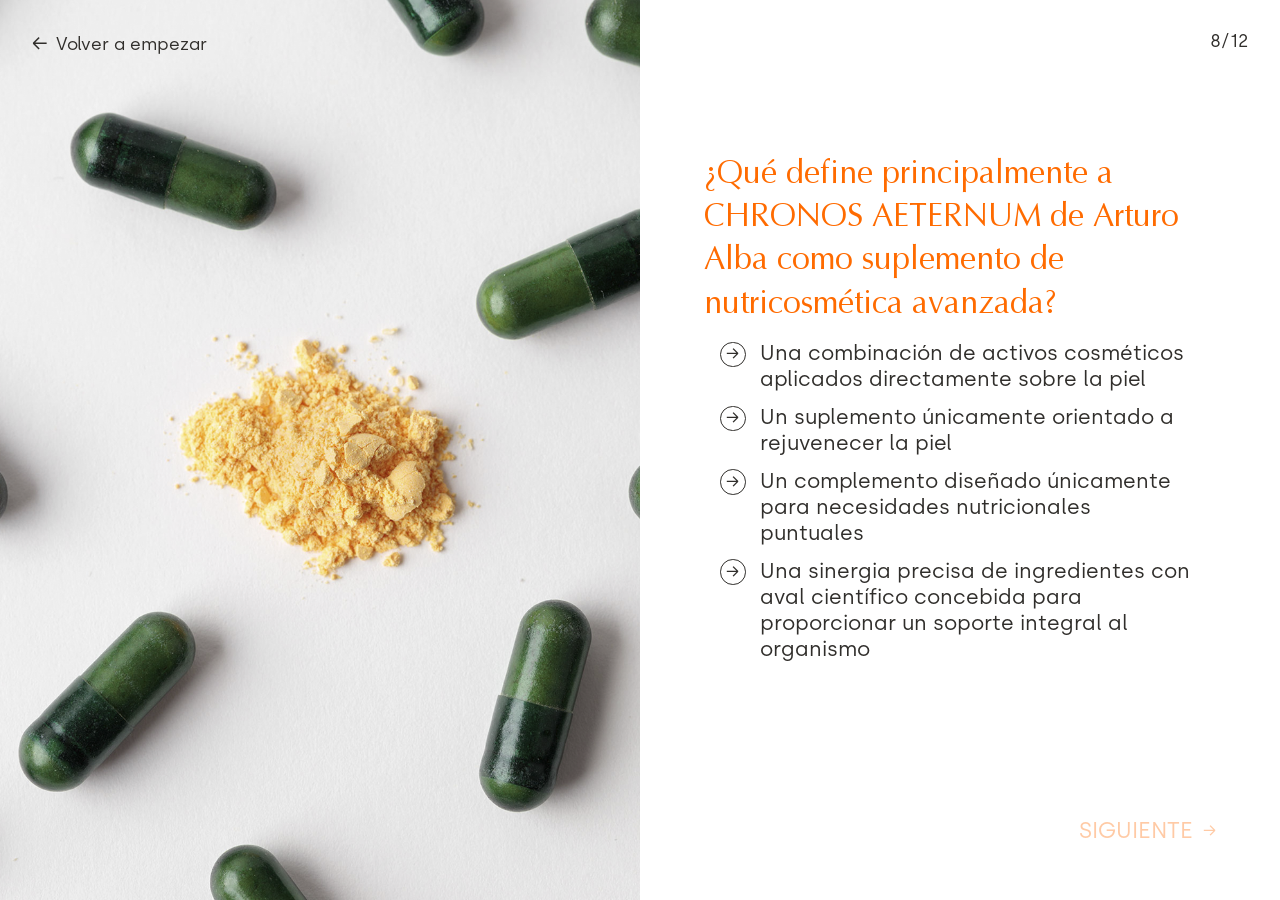
<file: test-8.html>
<!DOCTYPE html>
<html lang="es">
<head>
    <meta charset="UTF-8">
    <meta name="viewport" content="width=device-width, initial-scale=1.0">
    <title>Pregunta 8 — La Fórmula del Saber | Arturo Alba</title>
    <link rel="icon" href="assets/images/favicon.png">
    <link rel="stylesheet" href="css/main.css">
    <style>
        /* Fix Q8 desktop: comprimir opciones para que quepan sin scroll */
        @media (min-width: 901px) {
            html, body.quiz--q8 {
                overflow: hidden;
                height: 100%;
            }
            .quiz__panel--question {
                overflow: hidden;
            }
            .quiz__panel--question .quiz__question {
                margin-bottom: 0.5rem !important;
            }
            .quiz__options {
                gap: 0 !important;
                margin: 0 !important;
            }
            .quiz__options li {
                margin-bottom: 0 !important;
            }
            .quiz__option {
                padding: 0.3rem 1rem !important;
                line-height: 1.25 !important;
            }
        }

        /* Fix Q8 móvil: scroll natural, opciones legibles */
        @media (max-width: 900px) {
            .quiz__option {
                font-size: 1.1rem;
                line-height: 1.35;
            }
            .quiz__options {
                gap: 1rem;
            }
        }
    </style>
</head>
<body class="quiz quiz--q8" data-question="8">

<a href="index.html" class="quiz__restart">
    <span class="quiz__restart-arrow" aria-hidden="true">&#8592;</span>
    <span>Volver a empezar</span>
</a>

<div class="quiz__panel quiz__panel--visual">
    <img
            src="assets/images/test-8-chronos.png"
            alt="Chronos Aeternum, Arturo Alba"
            class="quiz__visual-image">
</div>

<main class="quiz__panel quiz__panel--question">
    <div class="quiz__content">
        <h1 class="quiz__question">&#191;Qu&#233; define principalmente a CHRONOS AETERNUM de Arturo Alba como suplemento de nutricosm&#233;tica avanzada?</h1>

        <ul class="quiz__options" role="listbox" aria-label="Opciones de respuesta">
            <li role="presentation">
                <button type="button" class="quiz__option" data-value="A" role="option" aria-selected="false">
                    <span class="quiz__option-icon" aria-hidden="true">&#8594;</span>
                    <span class="quiz__option-text">Una combinaci&#243;n de activos cosm&#233;ticos aplicados directamente sobre la piel</span>
                </button>
            </li>
            <li role="presentation">
                <button type="button" class="quiz__option" data-value="B" role="option" aria-selected="false">
                    <span class="quiz__option-icon" aria-hidden="true">&#8594;</span>
                    <span class="quiz__option-text">Un suplemento &#250;nicamente orientado a rejuvenecer la piel</span>
                </button>
            </li>
            <li role="presentation">
                <button type="button" class="quiz__option" data-value="C" role="option" aria-selected="false">
                    <span class="quiz__option-icon" aria-hidden="true">&#8594;</span>
                    <span class="quiz__option-text">Un complemento dise&#241;ado &#250;nicamente para necesidades nutricionales puntuales</span>
                </button>
            </li>
            <li role="presentation">
                <button type="button" class="quiz__option" data-value="D" role="option" aria-selected="false">
                    <span class="quiz__option-icon" aria-hidden="true">&#8594;</span>
                    <span class="quiz__option-text">Una sinergia precisa de ingredientes con aval cient&#237;fico concebida para proporcionar un soporte integral al organismo</span>
                </button>
            </li>
        </ul>
    </div>

    <a href="test-9.html" class="quiz__next" id="nextBtn" aria-disabled="true">
        <span>SIGUIENTE</span>
        <span class="quiz__next-arrow" aria-hidden="true">&#8594;</span>
    </a>
</main>

<script src="js/quiz.js"></script>
</body>
</html>
</file>
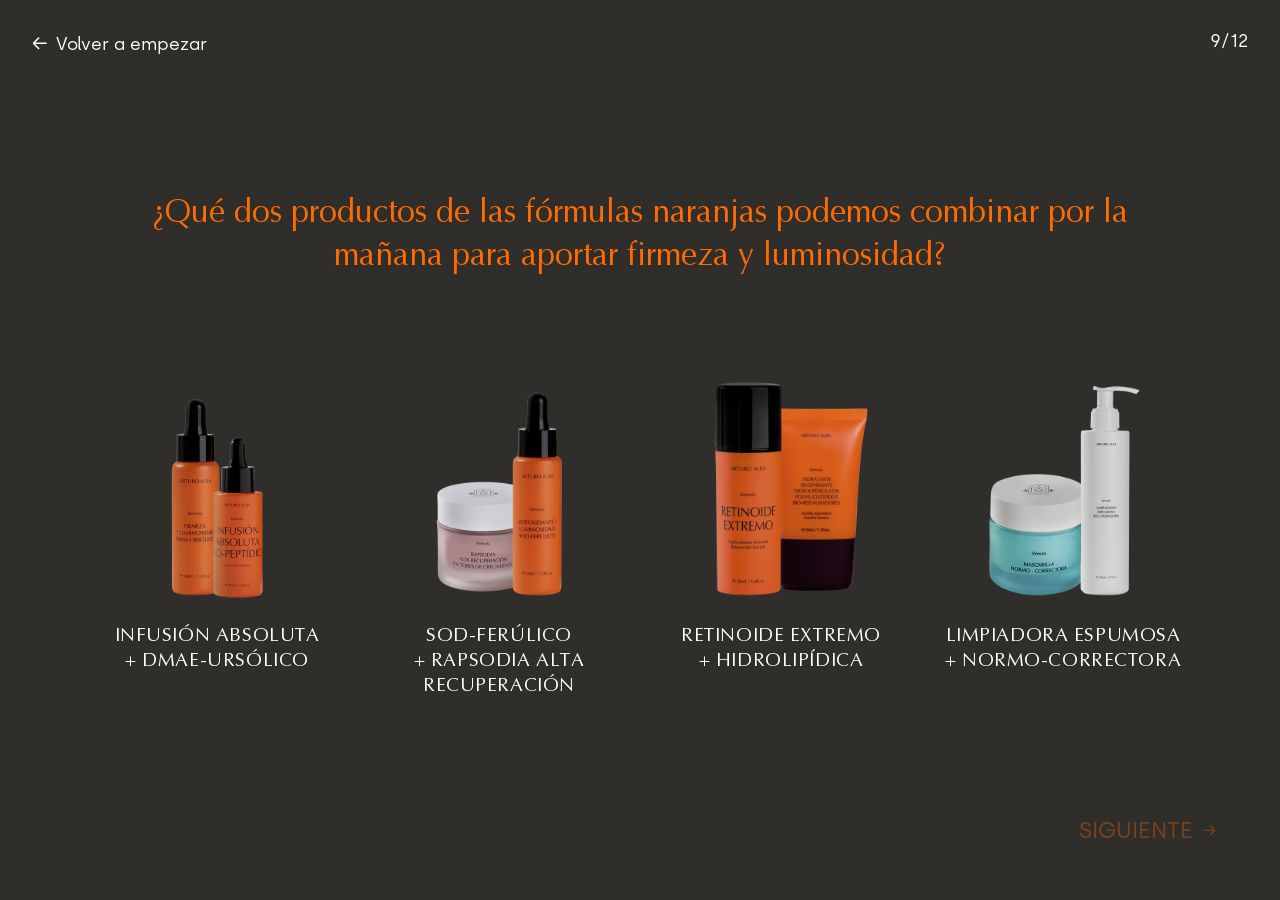
<file: test-9.html>
<!DOCTYPE html>
<html lang="es">
<head>
    <meta charset="UTF-8">
    <meta name="viewport" content="width=device-width, initial-scale=1.0">
    <title>Pregunta 9 — La Fórmula del Saber | Arturo Alba</title>
    <link rel="icon" href="assets/images/favicon.png">
    <link rel="stylesheet" href="css/main.css">
</head>
<body class="quiz quiz--full quiz--q9" data-question="9">

<a href="index.html" class="quiz__restart">
    <span class="quiz__restart-arrow" aria-hidden="true">&#8592;</span>
    <span>Volver a empezar</span>
</a>

<main class="quiz__panel--full">
    <div class="quiz__full-inner">
        <h1 class="quiz__question quiz__question--center">&#191;Qu&#233; dos productos de las f&#243;rmulas naranjas podemos combinar por la ma&#241;ana para aportar firmeza y luminosidad?</h1>

        <ul class="quiz__image-options" role="listbox" aria-label="Opciones de respuesta">
            <li role="presentation">
                <button type="button" class="quiz__image-option quiz__answer" data-value="A" data-correct="true" role="option" aria-selected="false">
                    <img src="assets/images/test-9-A.png" alt="Infusión Absoluta Exo-Peptídica y Firmeza y Luminosidad DMAE-Ursólico">
                    <span class="quiz__image-option-label">Infusi&#243;n Absoluta<br>+ DMAE-Urs&#243;lico</span>
                </button>
            </li>
            <li role="presentation">
                <button type="button" class="quiz__image-option quiz__answer" data-value="B" role="option" aria-selected="false">
                    <img src="assets/images/test-9-B.png" alt="Antioxidante SOD-Ferúlico y Rapsodia Alta Recuperación">
                    <span class="quiz__image-option-label">SOD-Fer&#250;lico<br>+ Rapsodia Alta Recuperaci&#243;n</span>
                </button>
            </li>
            <li role="presentation">
                <button type="button" class="quiz__image-option quiz__answer" data-value="C" role="option" aria-selected="false">
                    <img src="assets/images/test-9-C.png" alt="Retinoide Extremo y Hidratante Regenerante Hidrolipídica">
                    <span class="quiz__image-option-label">Retinoide Extremo<br>+ Hidrolip&#237;dica</span>
                </button>
            </li>
            <li role="presentation">
                <button type="button" class="quiz__image-option quiz__answer" data-value="D" role="option" aria-selected="false">
                    <img src="assets/images/test-9-D.png" alt="Limpiadora Espumosa Recuperadora y Mascarilla Normo-Correctora">
                    <span class="quiz__image-option-label">Limpiadora Espumosa<br>+ Normo-Correctora</span>
                </button>
            </li>
        </ul>
    </div>

    <a href="test-10.html" class="quiz__next" id="nextBtn" aria-disabled="true">
        <span>SIGUIENTE</span>
        <span class="quiz__next-arrow" aria-hidden="true">&#8594;</span>
    </a>
</main>

<script src="js/quiz.js"></script>
</body>
</html>
</file>
<file: css/main.css>
/* =============================================
   RESET BÁSICO
   (colocar SIEMPRE al principio de main.css)
============================================= */
*,
*::before,
*::after {
    box-sizing: border-box;
}

/* =============================================
   FUENTES DE MARCA
   (si ya las tienes declaradas en main.css, borra este bloque)
============================================= */
@font-face {
    font-family: "Optima";
    src: url("../assets/fonts/Optima-Regular.woff2") format("woff2");
    font-weight: 400;
    font-display: swap;
}

@font-face {
    font-family: "Silka";
    src: url("../assets/fonts/Silka-Regular.woff2") format("woff2");
    font-weight: 400;
    font-display: swap;
}

/* =============================================
   UTILIDAD ACCESIBILIDAD
============================================= */
.sr-only {
    position: absolute;
    width: 1px;
    height: 1px;
    padding: 0;
    margin: -1px;
    overflow: hidden;
    clip: rect(0, 0, 0, 0);
    white-space: nowrap;
    border: 0;
}

/* =============================================
   LANDING — LA FÓRMULA DEL SABER
============================================= */
body.landing {
    height: 100%;
    margin: 0;
    overflow: hidden;
    background: #302e2b;
}

body.landing {
    position: relative;
    min-height: 100vh;
    display: flex;
    align-items: center;
    justify-content: center;
    font-family: "Silka", sans-serif;
}

.landing__bg {
    position: fixed;
    inset: 0;
    background-image: url("../assets/images/fondo-landing.png");
    background-size: cover;
    background-position: center;
    z-index: 0;
}

.landing__bg::after {
    content: "";
    position: absolute;
    inset: 0;
    background: linear-gradient(180deg, rgba(48,46,43,.35) 0%, rgba(48,46,43,.15) 30%, rgba(48,46,43,.15) 70%, rgba(48,46,43,.35) 100%);
}

/* Texto de márgenes: se recorta parcialmente contra el borde de la ventana */
.landing__text {
    position: absolute;
    left: 50%;
    transform: translateX(-50%);
    width: 100%;
    text-align: center;
    font-family: "Optima", serif;
    font-weight: 400;
    font-size: clamp(3.5rem, min(13vw, 16vh), 10rem);
    letter-spacing: 0.04em;
    color: #ffffff;
    line-height: 1;
    z-index: 1;
    white-space: nowrap;
    pointer-events: none;
}

.landing__text--top {
    top: -3vw;
    opacity: 0;
    animation: dropIn 1.1s cubic-bezier(.22, 1, .36, 1) 0.1s forwards;
}

.landing__text--bottom {
    bottom: -3vw;
    opacity: 0;
    animation: riseIn 1.1s cubic-bezier(.22, 1, .36, 1) 0.1s forwards;
}

@keyframes dropIn {
    from { opacity: 0; transform: translateX(-50%) translateY(-60%); }
    to   { opacity: 1; transform: translateX(-50%) translateY(0); }
}

@keyframes riseIn {
    from { opacity: 0; transform: translateX(-50%) translateY(60%); }
    to   { opacity: 1; transform: translateX(-50%) translateY(0); }
}

/* Bloque central: logo + marca + CTA — estático, sin animación */
.landing__center {
    position: relative;
    z-index: 2;
    display: flex;
    flex-direction: column;
    align-items: center;
    gap: 1.5rem;
    padding: 0 2rem;
    text-align: center;
}

.landing__logo {
    width: clamp(74px, 8vw, 96px);
    height: auto;
}

.landing__brand {
    margin: 0.3rem;
    font-family: "Optima", serif;
    font-size: clamp(1.8rem, 3.2vw, 2.4rem);
    color: #ffffff;
}

.landing__cta {
    margin-top: 2.5rem;
    display: inline-flex;
    align-items: center;
    gap: 0.6rem;
    font-family: "Silka", sans-serif;
    font-size: 1.3rem;
    color: #ffffff;
    text-decoration: none;
    transition: transform 0.25s ease, color 0.25s ease;
}

.landing__cta-arrow {
    font-family: "Silka", sans-serif;
    font-size: 1rem;
    line-height: 1;
    transition: transform 0.25s ease;
}

.landing__cta:hover,
.landing__cta:focus-visible {
    transform: scale(1.08);
}

.landing__cta:focus-visible {
    outline: 2px solid #ec6b00;
    outline-offset: 6px;
}

/* Respeta preferencia de movimiento reducido */
@media (prefers-reduced-motion: reduce) {
    .landing__text--top,
    .landing__text--bottom,
    .landing__cta {
        animation: none;
        opacity: 1;
        transform: translateX(-50%);
    }
    .landing__cta {
        transform: none;
    }
    .landing__cta:hover,
    .landing__cta:focus-visible {
        transform: none;
    }
}

/* Móvil: marca más grande, botón más pequeño, y usamos altura de
   viewport dinámica (dvh) para que "DEL SABER" no quede fuera del
   área realmente visible en navegadores móviles */
@media (max-width: 600px) {
    body.landing {
        display: grid;
        grid-template-rows: minmax(0, 1fr) auto minmax(0, 1fr);
        height: auto;
        min-height: 100vh;
        min-height: 100svh;
        overflow-y: auto;
    }

    .landing__text {
        font-size: clamp(2.2rem, 14vw, 3.6rem);
    }

    .landing__text--top {
        top: -3vw;
    }

    .landing__center {
        grid-row: 2;
    }

    /* "DEL SABER" se corta contra el borde inferior igual que "LA FÓRMULA" contra el superior */
    .landing__text--bottom {
        grid-row: 3;
        align-self: end;
        position: absolute;
        bottom: -0.29em;
        padding-bottom: 0;
        animation: none;
        opacity: 1;
        transform: translateX(-50%);
    }

    .landing__brand {
        font-size: 2.1rem;
    }

    .landing__center {
        gap: 0.75rem;
    }

    .landing__logo {
        width: 65px;
    }

    .landing__cta {
        margin-top: 1.25rem;
        font-size: 1rem;
    }
}

/* =============================================
   QUIZ — LAYOUT COMPARTIDO (test-1.html … test-5.html)
============================================= */

body.quiz {
    height: 100vh;
    margin: 0;
    display: grid;
    grid-template-columns: 1fr 1fr;
    grid-template-rows: 100vh;
    font-family: "Silka", sans-serif;
    color: #302e2b;
    background: #ffffff;
    overflow: hidden;
}

/* Paleta por pregunta — cada test-N.html solo cambia esta variable
   añadiendo su propio modificador de body (quiz--q1, quiz--q2...) */
body.quiz--q1 {
    --accent: #ff6b00;
    --accent-text: #302e2b;
}

body.quiz--q2 {
    --accent: #ff6b00;
    --accent-text: #302e2b;
}

body.quiz--q3 {
    --accent: #ff6b00;
    --accent-text: #302e2b;
}

body.quiz--q4 {
    --accent: #ff6b00;
    --accent-text: #302e2b;
}

body.quiz--q5 {
    --accent: #ff6b00;
    --accent-text: #302e2b;
}

/* =============================================
   VARIANTE — Pregunta a pantalla completa con
   respuestas en imagen (test-3.html)
============================================= */
body.quiz--full {
    grid-template-columns: 1fr;
    background: #302e2b;
    color: #ffffff;
}

body.quiz--full .quiz__restart {
    color: #ffffff;
}

.quiz__panel--full {
    display: grid;
    grid-template-rows: minmax(0, 1fr) auto;
    gap: 2rem;
    padding: 6.5rem 4rem 3.5rem;
    height: 100vh;
    min-height: 0;
}

.quiz__full-inner {
    display: flex;
    flex-direction: column;
    align-items: center;
    justify-content: center;
    gap: 3rem;
    width: 100%;
    max-width: 68rem;
    margin: 0 auto;
    min-height: 0;
    overflow-y: auto;
    text-align: center;
}

.quiz__question--center {
    max-width: 62rem;
    margin: 0 auto;
    color: #ffffff;
    text-align: center;
}

.quiz__image-options {
    list-style: none;
    margin: 0;
    padding: 0;
    display: grid;
    grid-template-columns: repeat(4, 1fr);
    gap: 2.5rem;
    width: 100%;
}

.quiz__image-option {
    display: flex;
    flex-direction: column;
    align-items: center;
    gap: 1rem;
    background: none;
    border: none;
    padding: 0;
    cursor: pointer;
}

.quiz__image-option img {
    width: 100%;
    aspect-ratio: 1 / 1;
    object-fit: cover;
    border: 2px solid transparent;
    transition: border-color 0.2s ease, transform 0.2s ease;
}

.quiz__image-option:hover img {
    border-color: var(--accent, #ff6b00);
}

.quiz__image-option.is-selected img {
    border-color: var(--accent, #ff6b00);
    transform: scale(1.03);
}

.quiz__image-option-label {
    font-family: "Optima", serif;
    font-size: 1.2rem;
    line-height: 1.3;
    letter-spacing: 0.03em;
    text-transform: uppercase;
    color: #ffffff;
    transition: color 0.2s ease, font-weight 0.2s ease;
}

.quiz__image-option.is-selected .quiz__image-option-label {
    color: var(--accent, #ff6b00);
    font-weight: 700;
}

/* =============================================
   Volver a empezar
============================================= */
.quiz__restart {
    position: fixed;
    top: 2rem;
    left: 2rem;
    z-index: 10;
    display: inline-flex;
    align-items: center;
    gap: 0.5rem;
    font-size: 1.1rem;
    color: #302e2b;
    text-decoration: none;
    transition: opacity 0.2s ease;
}

.quiz__restart:hover {
    opacity: 0.6;
}

.quiz__restart-arrow {
    font-size: 1.2rem;
}

/* =============================================
   Contador de pregunta (1/12, 2/12…)
============================================= */
.quiz__counter {
    position: fixed;
    top: 2rem;
    right: 2rem;
    z-index: 10;
    font-family: "Silka", sans-serif;
    font-size: 1.1rem;
    color: #302e2b;
    pointer-events: none;
    line-height: 1;
}

body.quiz--full .quiz__counter {
    color: #ffffff;
}

/* =============================================
   Panel izquierdo — pregunta y opciones
============================================= */
.quiz__panel--question {
    display: grid;
    grid-template-rows: minmax(0, 1fr) auto;
    gap: 2rem;
    padding: 9.5rem 4rem 3.5rem;
    height: 100vh;
    min-height: 0;
}

.quiz__content {
    max-width: 45rem;
    min-height: 0;
    overflow-y: auto;
}

.quiz__question {
    margin: 0 0 2.5rem;
    font-family: "Optima", serif;
    font-weight: 500;
    font-size: 2rem;
    line-height: 1.35;
    color: var(--accent, #ff6b00);
}

.quiz__options {
    list-style: none;
    margin: 0;
    padding: 0;
    display: flex;
    flex-direction: column;
    gap: 1.5rem;
}

.quiz__option {
    display: flex;
    align-items: flex-start;
    gap: 0.9rem;
    width: 100%;
    background: none;
    border: none;
    padding: 0;
    font-family: "Silka", sans-serif;
    font-size: 1.3rem;
    line-height: 1.4;
    color: #302e2b;
    text-align: left;
    cursor: pointer;
}

.quiz__option-icon {
    flex-shrink: 0;
    display: inline-flex;
    align-items: center;
    justify-content: center;
    width: 1.6rem;
    height: 1.6rem;
    margin-top: 0.25rem;
    border-radius: 50%;
    border: 1px solid #302e2b;
    font-size: 1rem;
    transition: background-color 0.2s ease, border-color 0.2s ease, color 0.2s ease, transform 0.2s ease;
}

.quiz__option-text {
    padding-top: 0.15rem;
    transition: color 0.2s ease, font-weight 0.2s ease;
}

.quiz__option:hover .quiz__option-icon {
    border-color: var(--accent, #ff6b00);
    color: var(--accent, #ff6b00);
}

.quiz__option.is-selected .quiz__option-icon {
    background: var(--accent, #ff6b00);
    border-color: var(--accent, #ff6b00);
    color: #ffffff;
    transform: scale(1.05);
}

.quiz__option.is-selected .quiz__option-text {
    color: var(--accent, #ff6b00);
    font-weight: 700;
}

/* =============================================
   Botón Siguiente — bloqueado hasta seleccionar respuesta
============================================= */
.quiz__next {
    justify-self: flex-end;
    display: inline-flex;
    align-items: center;
    gap: 0.6rem;
    font-family: "Silka", sans-serif;
    font-size: 1.4rem;
    letter-spacing: normal;
    color: var(--accent, #ff6b00);
    text-decoration: none;
    opacity: 0.35;
    pointer-events: none;
    transition: opacity 0.3s ease, transform 0.25s ease;
}

.quiz__next.is-active {
    opacity: 1;
    pointer-events: auto;
}

.quiz__next.is-active:hover,
.quiz__next.is-active:focus-visible {
    transform: scale(1.06);
}

.quiz__next:focus-visible {
    outline: 2px solid var(--accent, #ff6b00);
    outline-offset: 6px;
}

.quiz__next-arrow {
    font-size: 1rem;
}

/* =============================================
   Panel derecho — imagen y texto de producto
============================================= */
.quiz__panel--visual {
    position: relative;
    height: 100vh;
    min-height: 0;
    overflow: hidden;
    background: var(--accent, #ff6b00);
}

.quiz__visual-image {
    display: block;
    width: 100%;
    height: 100%;
    object-fit: cover;
}

/* La animación de entrada del panel visual se ha retirado:
   ahora la imagen ya trae el texto integrado y ocupa el panel completo. */

/* =============================================
   Responsive: apilar paneles en móvil
============================================= */
@media (max-width: 900px) {
    body.quiz {
        height: auto;
        overflow: visible;
        grid-template-columns: 1fr;
        grid-template-rows: none;
    }

    .quiz__panel--visual {
        height: 45vh;
        order: -1;
    }

    .quiz__panel--question {
        height: auto;
        padding: 2rem 1.75rem 2.5rem;
    }

    .quiz__content {
        overflow-y: visible;
    }

    .quiz__question {
        font-size: 1.4rem;
    }

    .quiz__restart {
        top: 1.25rem;
        left: 1.25rem;
    }

    .quiz__counter {
        top: 1.25rem;
        right: 1.25rem;
    }

    .quiz__panel--full {
        height: auto;
        padding: 5.5rem 1.75rem 2.5rem;
    }

    .quiz__full-inner {
        overflow-y: visible;
        gap: 2rem;
    }

    .quiz__image-options {
        grid-template-columns: repeat(2, 1fr);
        gap: 1.5rem;
    }

    .quiz__image-option-label {
        font-size: 0.85rem;
    }
}

/* =============================================
   RESULTADOS — z-final.html
============================================= */

html:has(body.results) {
    scroll-behavior: smooth;
}

body.results {
    margin: 0;
    background: #ffffff;
    color: #302e2b;
    font-family: "Silka", sans-serif;
}

/* ---------- Hero: cabecera con resumen ---------- */
.results__hero {
    position: relative;
    height: 100vh;
    display: flex;
    flex-direction: column;
    align-items: center;
    justify-content: center;
    overflow: hidden;
    padding: 4rem 4rem 5rem;
}

.results__hero-bg {
    position: absolute;
    inset: 0;
    background-image: url("../assets/images/fondo-final.png");
    background-size: cover;
    background-position: center;
    z-index: 0;
}

.results__hero-bg::after {
    content: "";
    position: absolute;
    inset: 0;
    background: rgba(48, 46, 43, 0.55);
}

.results__margin-text {
    position: absolute;
    left: 50%;
    transform: translateX(-50%);
    width: 100%;
    text-align: center;
    font-family: "Optima", serif;
    font-weight: 400;
    font-size: clamp(3.5rem, min(13vw, 16vh), 10rem);
    letter-spacing: 0.04em;
    color: #ffffff;
    line-height: 1;
    z-index: 1;
    white-space: nowrap;
    pointer-events: none;
}

.results__margin-text--top {
    top: -6vw;
}

.results__margin-text--bottom {
    bottom: -6vw;
}

.results__side-label {
    position: absolute;
    top: 50%;
    writing-mode: vertical-rl;
    white-space: nowrap;
    font-family: "Optima", serif;
    font-size: 2.3rem;
    letter-spacing: 0.1em;
    color: #ffffff;
    z-index: 1;
    margin: 0;
}

.results__side-label--left {
    left: 5rem;
    transform: translateY(-50%) rotate(180deg);
}

.results__side-label--right {
    right: 5rem;
    transform: translateY(-50%);
}

/* ---------- Resumen de 3 columnas ---------- */
.results__summary {
    position: absolute;
    top: 50%;
    left: 50%;
    transform: translate(-50%, -50%);
    z-index: 2;
    display: grid;
    grid-template-columns: 1fr auto 1fr;
    align-items: center;
    gap: 4rem;
    max-width: 90rem;
    width: 100%;
    padding: 2.5rem 2rem;
}

.results__title {
    margin: 0 auto;
    max-width: 20rem;
    font-family: "Optima", serif;
    font-size: 2.2rem;
    letter-spacing: normal;
    line-height: 1.3;
    color: #ffffff;
    text-align: center;
}

.results__score {
    position: relative;
    display: flex;
    flex-direction: column;
    align-items: center;
    gap: 0.25rem;
    text-align: center;
}

.results__score-lead,
.results__score-sub {
    margin: 0;
    font-family: "Optima", serif;
    font-size: 2.1rem;
    letter-spacing: normal;
    color: #ffffff;
}

.results__score-number {
    margin: 0.2rem 0;
    font-family: "Optima", serif;
    font-size: clamp(6rem, 12vw, 9rem);
    letter-spacing: normal;
    line-height: 1;
    color: #ffffff;
}

.results__see-answers {
    position: absolute;
    top: 100%;
    left: 50%;
    transform: translateX(-50%);
    margin-top: 3rem;
    display: inline-flex;
    align-items: center;
    justify-content: center;
    gap: 0.4rem;
    font-family: "Silka", sans-serif;
    font-size: 1.1rem;
    color: #ffffff;
    text-decoration: none;
    white-space: nowrap;
    transition: opacity 0.2s ease, transform 0.2s ease;
}

.results__see-answers:hover,
.results__see-answers:focus-visible {
    opacity: 0.7;
    transform: translateX(-50%) translateY(2px);
}

.results__message {
    margin: 0 auto;
    max-width: 20rem;
    font-family: "Optima", serif;
    font-size: 1.5rem;
    letter-spacing: normal;
    line-height: 1.5;
    color: #ffffff;
    text-align: center;
}

/* ---------- Detalle de preguntas ---------- */
.results__detail {
    display: grid;
    grid-template-columns: 1fr 1fr;
    gap: 3rem 4rem;
    max-width: 90rem;
    margin: 0 auto;
    padding: 5rem 2rem;
}

.results__question-block {
    display: flex;
    flex-direction: column;
    gap: 1.5rem;
}

.results__question {
    margin: 0;
    font-family: "Optima", serif;
    font-weight: 500;
    font-size: 1.6rem;
    line-height: 1.35;
    color: var(--accent, #ff6b00);
}

.results__options {
    list-style: none;
    margin: 0;
    padding: 0;
    display: flex;
    flex-direction: column;
    gap: 1rem;
}

.results__option {
    display: flex;
    align-items: flex-start;
    gap: 0.8rem;
    width: 100%;
    background: none;
    border: none;
    padding: 0;
    font-family: "Silka", sans-serif;
    font-size: 1.2rem;
    line-height: 1.4;
    color: #302e2b;
    text-align: left;
    cursor: default;
}

.results__option-icon {
    flex-shrink: 0;
    display: inline-flex;
    align-items: center;
    justify-content: center;
    width: 1.6rem;
    height: 1.6rem;
    margin-top: 0.2rem;
    border-radius: 50%;
    border: 1px solid #302e2b;
    font-size: 1rem;
    color: #302e2b;
    transition: background-color 0.2s ease, border-color 0.2s ease, color 0.2s ease;
}

.results__option-text {
    padding-top: 0.1rem;
    transition: color 0.2s ease, font-weight 0.2s ease;
}

/* Respuesta correcta: siempre en verde, la haya marcado el usuario o no */
.results__option.is-correct .results__option-icon {
    background: #2e7d4f;
    border-color: #2e7d4f;
    color: #ffffff;
}

.results__option.is-correct .results__option-text {
    color: #2e7d4f;
    font-weight: 700;
}

/* Respuesta marcada por el usuario, pero incorrecta */
.results__option.is-wrong .results__option-icon {
    background: #c73f3f;
    border-color: #c73f3f;
    color: #ffffff;
}

.results__option.is-wrong .results__option-text {
    color: #c73f3f;
    font-weight: 700;
    text-decoration: line-through;
}

/* ---------- Hacer de nuevo ---------- */
.results__again-wrap {
    display: flex;
    justify-content: center;
    padding: 0 2rem 5rem;
}

.results__again {
    display: inline-flex;
    align-items: center;
    gap: 0.6rem;
    font-family: "Silka", sans-serif;
    font-size: 1.4rem;
    color: #ff6b00;
    text-decoration: none;
    transition: transform 0.25s ease;
}

.results__again:hover,
.results__again:focus-visible {
    transform: scale(1.06);
}

.results__again:focus-visible {
    outline: 2px solid #ff6b00;
    outline-offset: 6px;
}

/* ---------- Responsive ---------- */
@media (max-width: 900px) {
    .results__hero {
        padding: 3rem 1.75rem 4rem;
    }

    .results__summary {
        position: relative;
        top: auto;
        left: auto;
        transform: none;
        grid-template-columns: 1fr;
        text-align: center;
        gap: 0.75rem;
    }

    /* "Desenvuelve" el bloque de puntuación para poder reordenar
       sus elementos junto con el título y el mensaje */
    .results__score {
        display: contents;
    }

    .results__title {
        order: 1;
        max-width: none;
        font-size: 1.4rem;
    }

    .results__score-lead {
        order: 2;
        font-size: 1.1rem;
        margin-top: 0.5rem;
    }

    .results__score-number {
        order: 3;
        font-size: clamp(3rem, 16vw, 4rem);
        margin: 0;
    }

    .results__score-sub {
        order: 4;
        font-size: 1.1rem;
    }

    .results__message {
        order: 5;
        max-width: none;
        font-size: 1.1rem;
        margin-top: 0.5rem;
    }

    .results__see-answers {
        position: static;
        top: auto;
        left: auto;
        transform: none;
        order: 6;
        justify-self: center;
        margin-top: 1.5rem;
    }

    .results__see-answers:hover,
    .results__see-answers:focus-visible {
        transform: translateY(2px);
    }

    .results__title,
    .results__message {
        text-align: center;
    }

    .results__side-label {
        display: none;
    }

    .results__detail {
        grid-template-columns: 1fr;
        padding: 3rem 1.75rem;
        gap: 3rem;
    }
}
</file>
